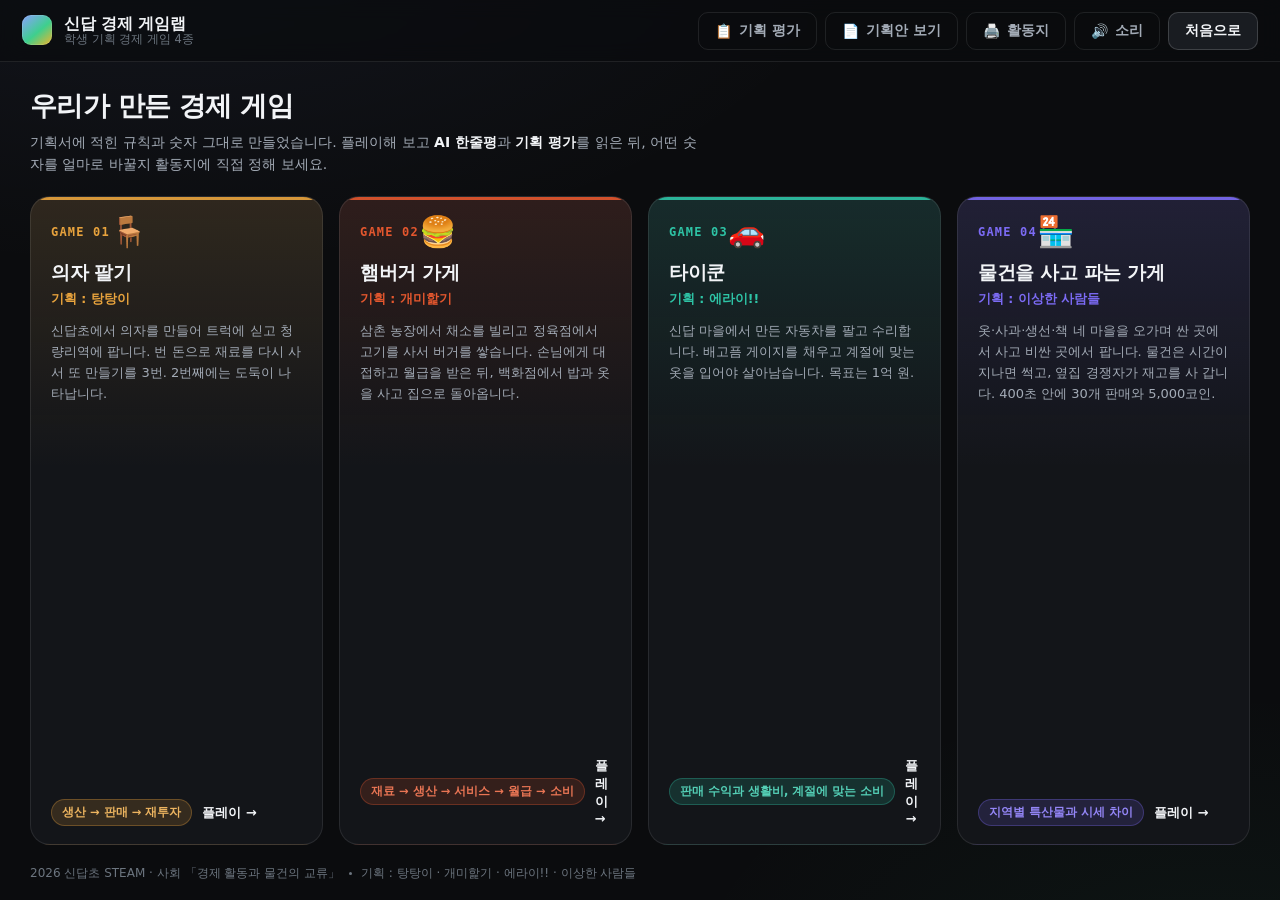
<file: index.html>
<!DOCTYPE html>
<html lang="ko">
<head>
<meta charset="UTF-8">
<meta name="viewport" content="width=device-width, initial-scale=1, viewport-fit=cover">
<title>신답 경제 게임랩 — 학생 기획 경제 게임 4종</title>
<meta name="description" content="초등학생이 직접 기획한 경제 게임 4종을 플레이하고, AI 한줄평을 보며 게임 밸런스를 직접 고쳐보는 STEAM 수업용 웹앱.">
<meta property="og:title" content="신답 경제 게임랩">
<meta property="og:description" content="학생이 기획한 경제 게임 4종 · AI 한줄평 · 기획 평가서">
<meta property="og:type" content="website">
<meta property="og:image" content="og.png">
<link rel="icon" href="favicon.svg" type="image/svg+xml">
<link rel="stylesheet" href="css/style.css">
<link rel="stylesheet" href="css/games.css">
</head>
<body>

<div id="app">

  <!-- ── 상단바 ───────────────────────────────────── -->
  <header class="topbar">
    <button class="brand" id="brand-btn" type="button">
      <span class="brand-mark" aria-hidden="true"></span>
      <span class="brand-text">
        <b>신답 경제 게임랩</b>
        <small>학생 기획 경제 게임 4종</small>
      </span>
    </button>

    <div class="topbar-right">
      <button class="btn ghost" id="btn-review" type="button" hidden>
        <span aria-hidden="true">📋</span> 기획 평가
      </button>
      <button class="btn ghost" id="btn-sheet" type="button" hidden>
        <span aria-hidden="true">📄</span> 기획안 보기
      </button>
      <!-- 조절실(밸런스 슬라이더) 보류 — 초4에게는 만질 숫자가 너무 많음.
           값은 기획 학생이 활동지에서 정하는 흐름으로 대체했습니다.
      <button class="btn ghost" id="btn-tuner" type="button" hidden>
        <span aria-hidden="true">🔧</span> 조절실
      </button>
      -->
      <a class="btn ghost" id="btn-worksheet" href="worksheet.html" target="_blank" rel="noopener">
        <span aria-hidden="true">🖨️</span> 활동지
      </a>
      <button class="btn ghost" id="btn-sound" type="button" aria-pressed="true">
        <span aria-hidden="true">🔊</span> 소리
      </button>
      <button class="btn" id="btn-home" type="button" hidden>처음으로</button>
    </div>
  </header>

  <!-- ── 대시보드 ─────────────────────────────────── -->
  <main id="view-dashboard" class="view">
    <div class="dash-head">
      <h1>우리가 만든 경제 게임</h1>
      <p>기획서에 적힌 규칙과 숫자 그대로 만들었습니다. 플레이해 보고 <b>AI 한줄평</b>과
         <b>기획 평가</b>를 읽은 뒤, 어떤 숫자를 얼마로 바꿀지 활동지에 직접 정해 보세요.</p>
    </div>
    <div class="card-grid" id="card-grid"></div>
    <footer class="dash-foot">
      <span>2026 신답초 STEAM · 사회 「경제 활동과 물건의 교류」</span>
      <span class="dot"></span>
      <span>기획 : 탕탕이 · 개미핥기 · 에라이!! · 이상한 사람들</span>
    </footer>
  </main>

  <!-- ── 게임 화면 ────────────────────────────────── -->
  <section id="view-game" class="view" hidden>
    <div class="game-head">
      <div class="gh-left">
        <span class="gh-num" id="gh-num">01</span>
        <div>
          <h2 id="gh-title">게임 제목</h2>
          <p class="gh-meta">
            <span id="gh-student">기획 : —</span>
            <span class="dot"></span>
            <span id="gh-concept">개념</span>
          </p>
        </div>
      </div>
      <div class="gh-review">
        <span class="gh-review-tag">AI 한줄평</span>
        <p id="gh-review-text">—</p>
      </div>
    </div>

    <div class="game-body">
      <aside class="panel stat-panel" id="stat-panel"></aside>
      <div class="stage-wrap">
        <div class="stage" id="scene"></div>
      </div>
      <aside class="panel ctrl-panel" id="interactive-controls-container"></aside>
    </div>
  </section>

  <!-- ── 결과 오버레이 ────────────────────────────── -->
  <div class="overlay" id="overlay" hidden>
    <div class="overlay-card" role="dialog" aria-modal="true">
      <div class="ov-icon" id="ov-icon">🎉</div>
      <h3 id="ov-title">성공!</h3>
      <p id="ov-desc"></p>
      <div class="ov-actions">
        <button class="btn primary" id="ov-btn" type="button">계속하기</button>
        <button class="btn ghost" id="ov-home" type="button">처음으로</button>
      </div>
    </div>
  </div>

  <!-- ── 기획안 뷰어 ──────────────────────────────── -->
  <div class="modal" id="sheet-modal" hidden>
    <div class="modal-card" role="dialog" aria-modal="true" aria-label="학생 기획안">
      <div class="modal-head">
        <h3 id="sheet-title">학생 기획안</h3>
        <button class="icon-btn" id="sheet-close" type="button" aria-label="닫기">✕</button>
      </div>
      <div class="sheet-scroll" id="sheet-scroll"></div>
    </div>
  </div>

  <!-- ── AI 기획 평가서 ───────────────────────────── -->
  <div class="modal" id="review-modal" hidden>
    <div class="modal-card wide" role="dialog" aria-modal="true" aria-label="AI 기획 평가서">
      <div class="modal-head">
        <h3 id="review-title">AI 기획 평가서</h3>
        <div class="modal-head-actions">
          <a class="btn ghost" id="review-print" href="review.html" target="_blank" rel="noopener">
            <span aria-hidden="true">🖨️</span> 인쇄본
          </a>
          <button class="icon-btn" id="review-close" type="button" aria-label="닫기">✕</button>
        </div>
      </div>
      <div class="rv-scroll" id="review-scroll"></div>
    </div>
  </div>

  <!-- ── 조절실 (밸런스 튜너) — 보류 ───────────────────
       학생이 만든 게임은 기획 학생이 정한 값 하나로만 돌아가야 한다고 판단해서 뺐습니다.
       값은 활동지에서 정하고, js/games/*.js 의 paramSpec 기본값에 반영해 다시 배포합니다.
       되살리려면 아래 주석을 풀고 core.js·boot.js 의 조절실 블록도 함께 푸세요.

  <aside class="drawer" id="tuner" hidden aria-label="조절실">
    <div class="drawer-head">
      <div>
        <h3>🔧 조절실</h3>
        <p>숫자를 바꾸고 <b>적용 후 다시 시작</b>을 누르면 바뀐 규칙으로 플레이됩니다.</p>
      </div>
      <button class="icon-btn" id="tuner-close" type="button" aria-label="닫기">✕</button>
    </div>
    <div class="drawer-body" id="tuner-body"></div>
    <div class="drawer-foot">
      <button class="btn ghost" id="tuner-reset" type="button">기획서 원래 값으로</button>
      <button class="btn primary" id="tuner-apply" type="button">적용 후 다시 시작</button>
    </div>
  </aside>
  <div class="drawer-scrim" id="drawer-scrim" hidden></div>
  ─────────────────────────────────────────────────── -->

</div>

<script src="js/review.js"></script>
<script src="js/core.js"></script>
<script src="js/games/chair.js"></script>
<script src="js/games/burger.js"></script>
<script src="js/games/tycoon.js"></script>
<script src="js/games/market.js"></script>
<script src="js/boot.js"></script>
</body>
</html>
</file>
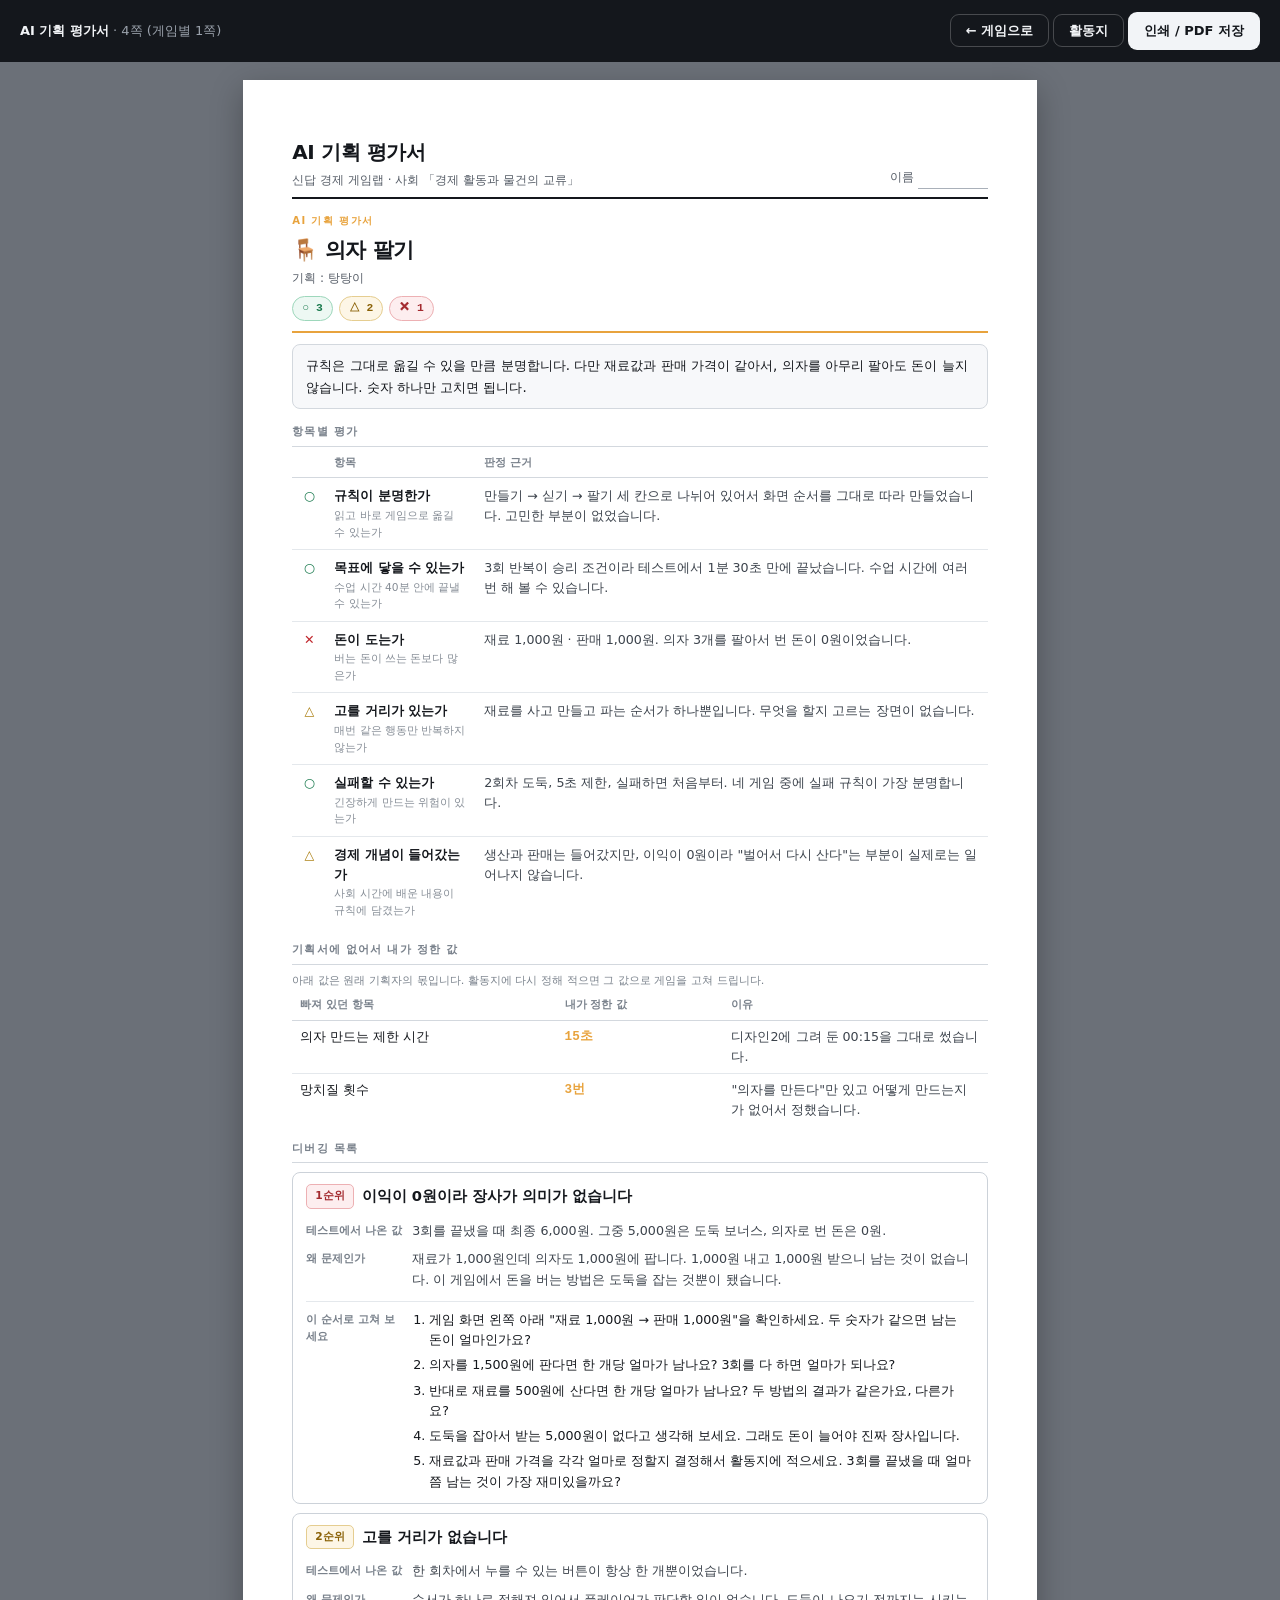
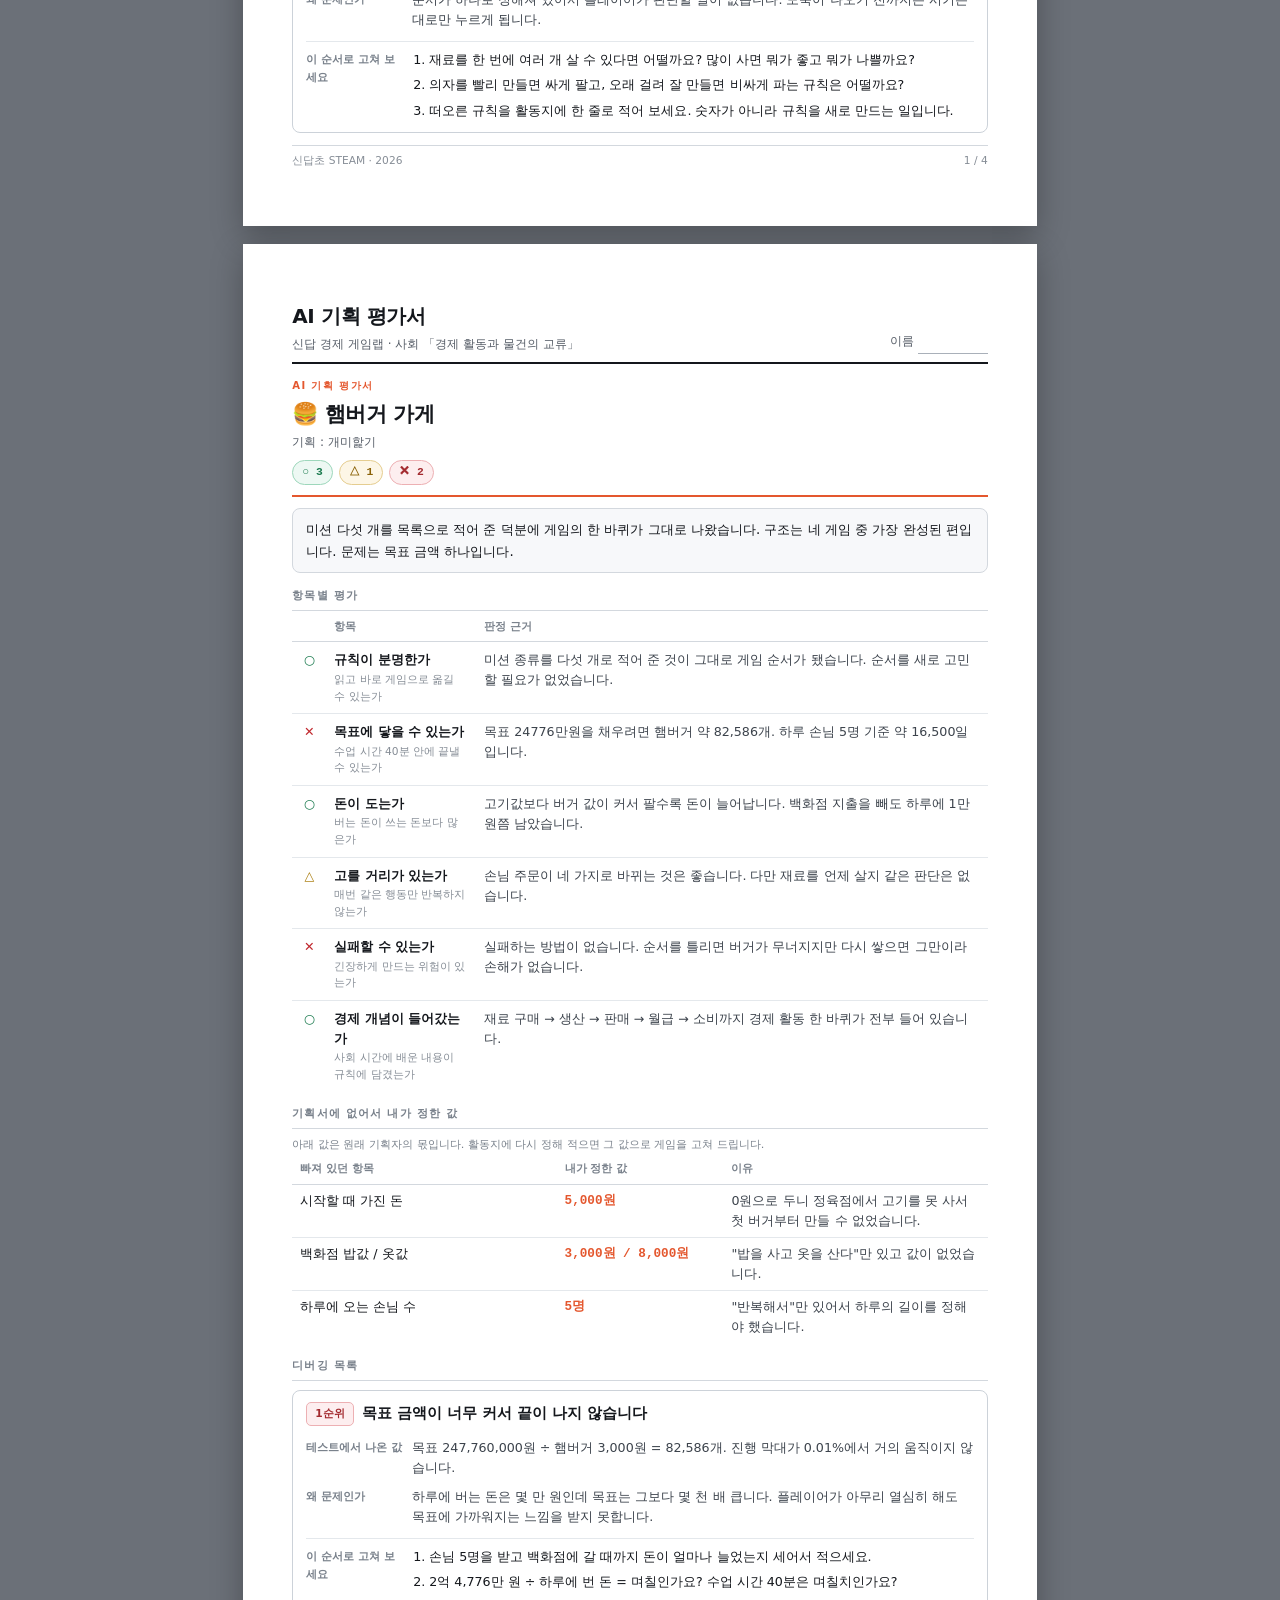
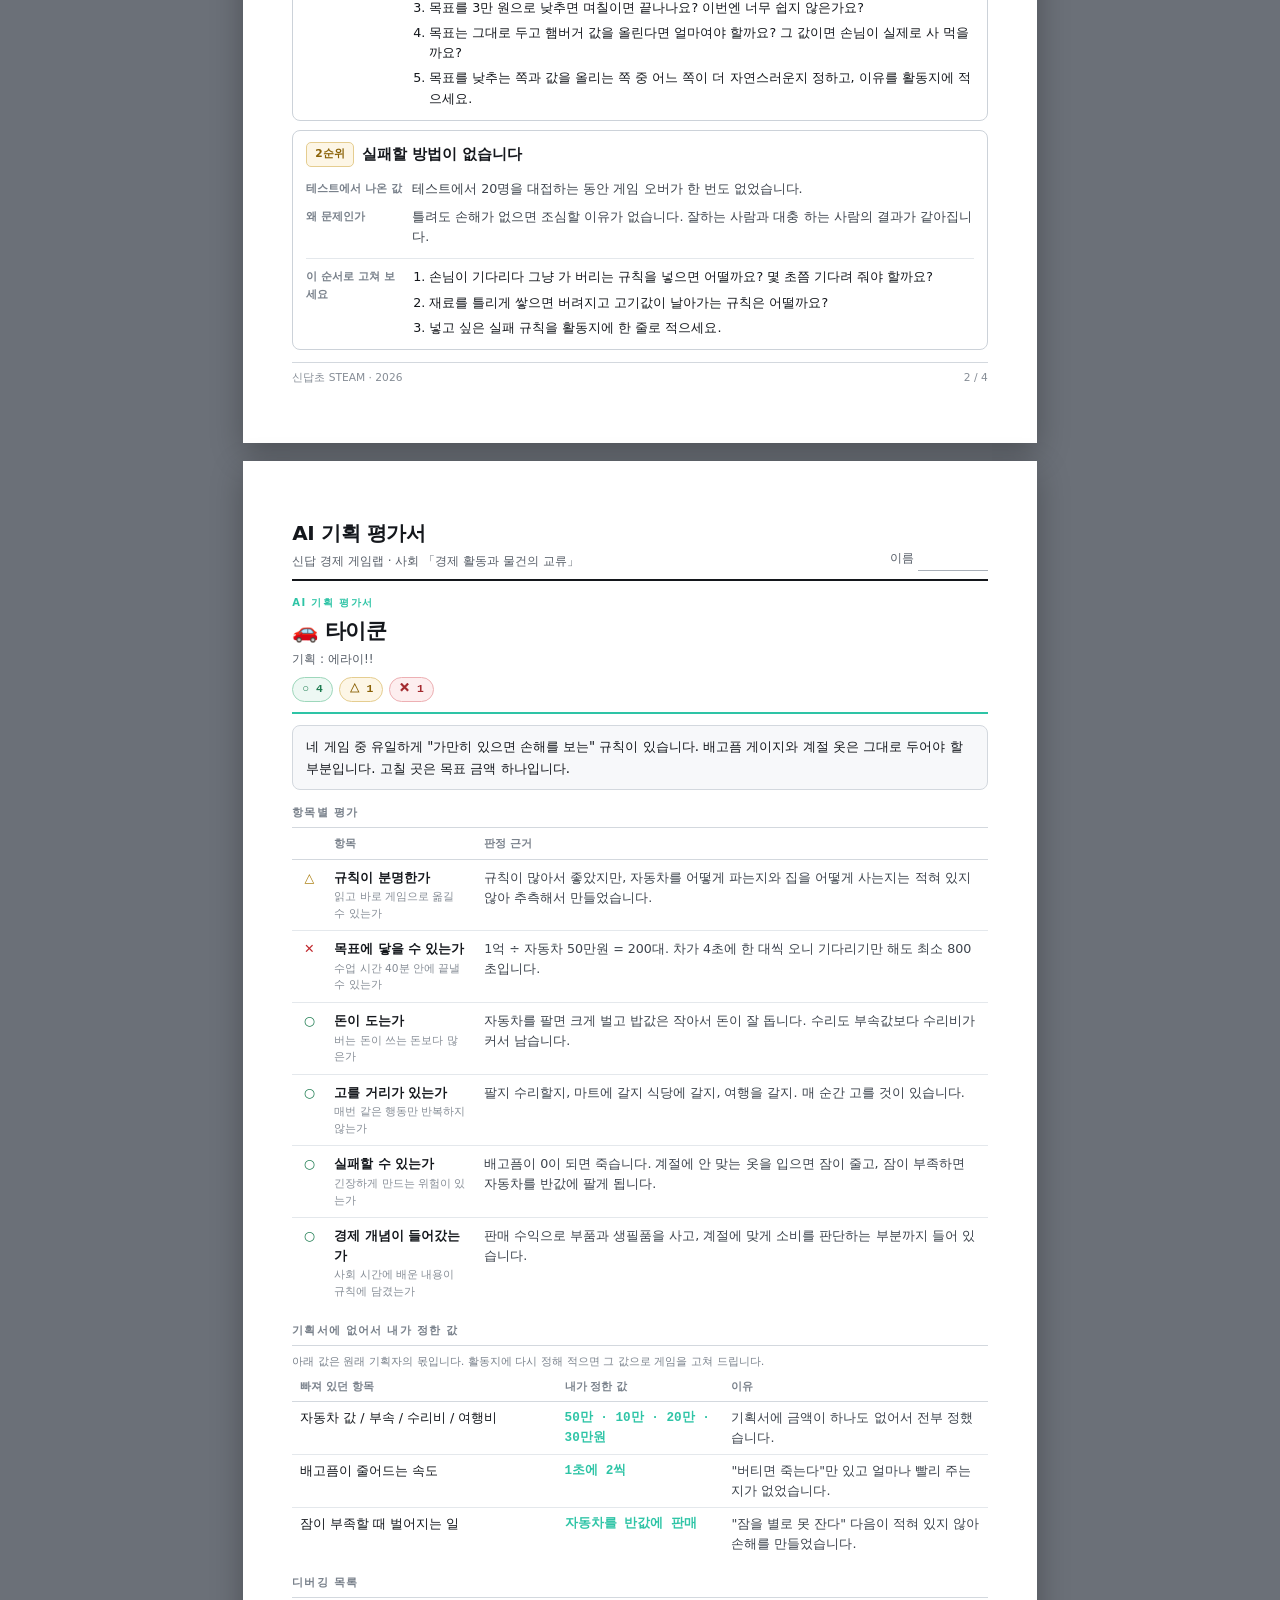
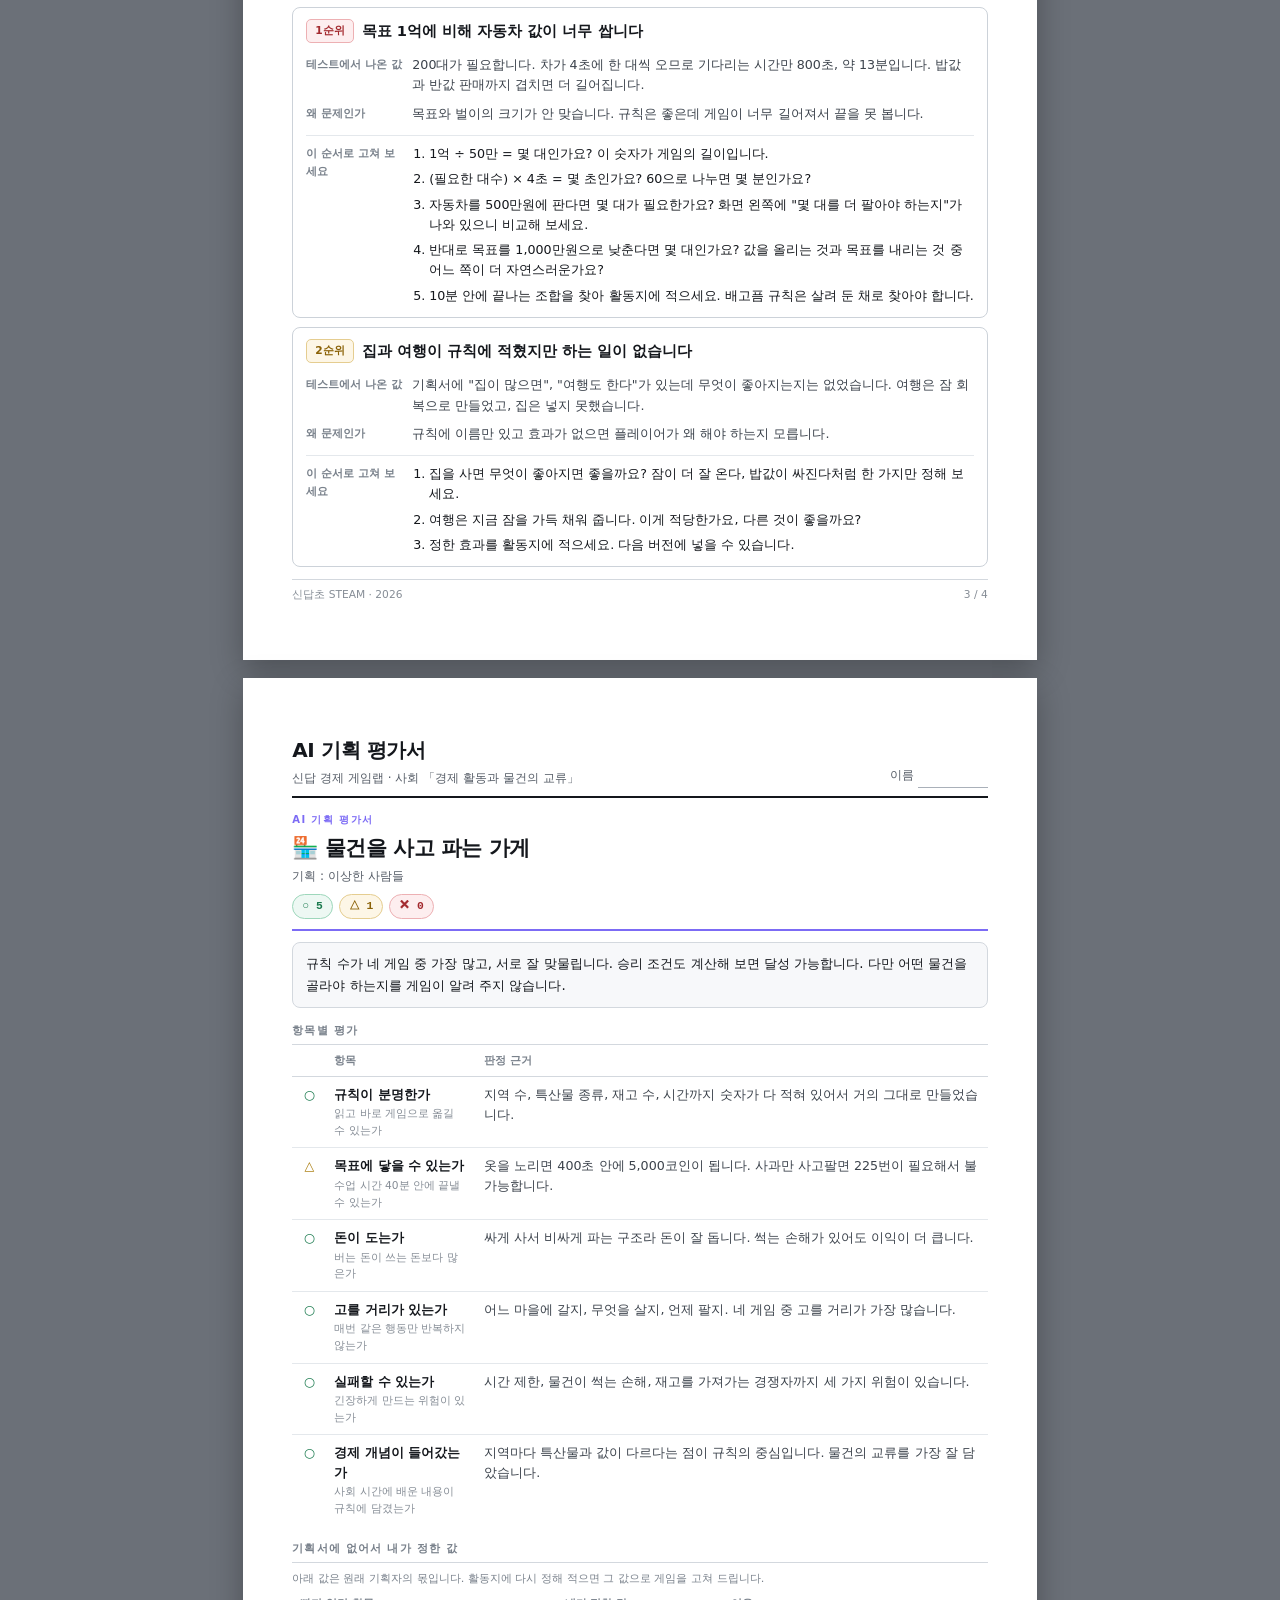
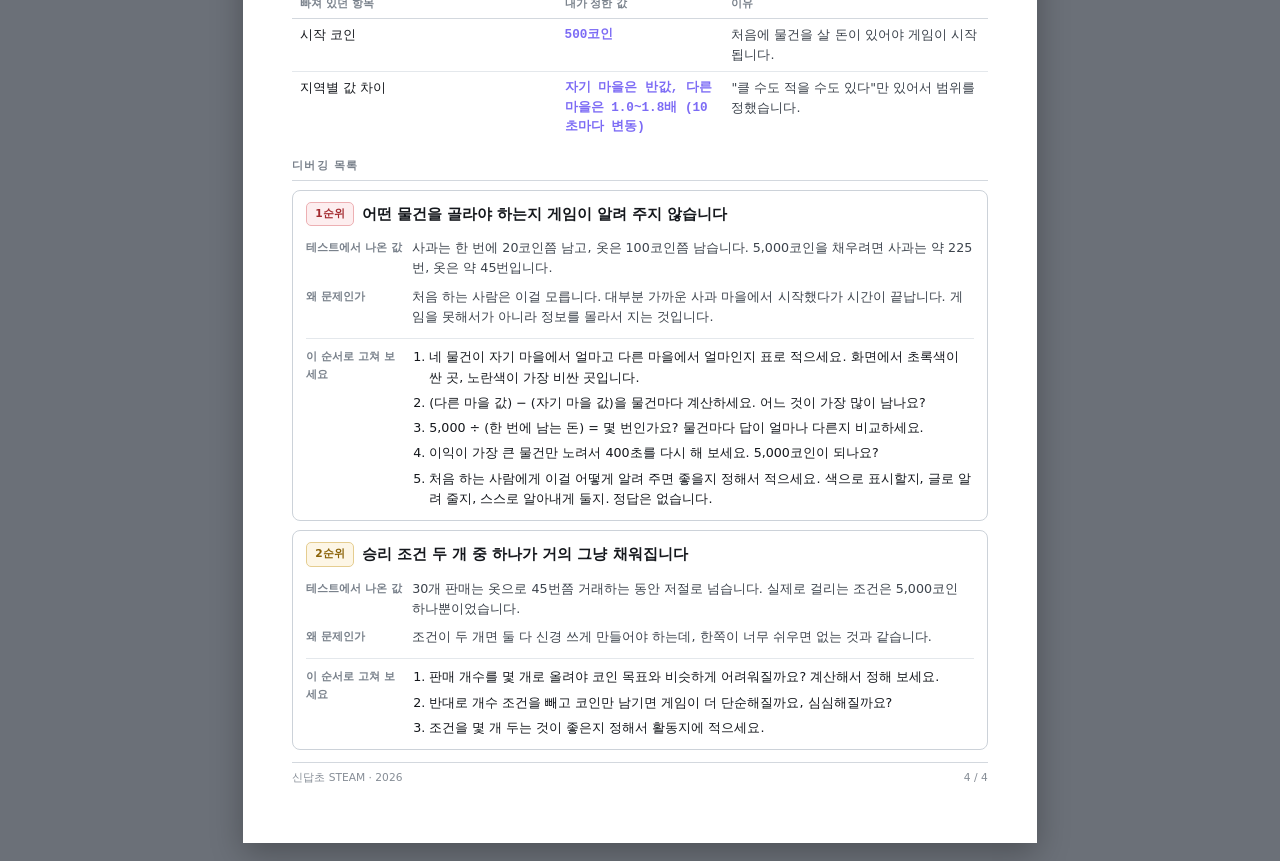
<file: review.html>
<!DOCTYPE html>
<html lang="ko">
<head>
<meta charset="UTF-8">
<meta name="viewport" content="width=device-width, initial-scale=1">
<title>AI 기획 평가서 — 신답 경제 게임랩</title>
<link rel="icon" href="favicon.svg" type="image/svg+xml">
<style>
  @page { size: A4 portrait; margin: 13mm 12mm; }

  *, *::before, *::after { box-sizing: border-box; }
  html, body { margin: 0; padding: 0; }
  body {
    background: #6b7078; color: #14171c;
    font-family: "Pretendard Variable", Pretendard, -apple-system, "Malgun Gothic",
                 "Apple SD Gothic Neo", system-ui, sans-serif;
    font-size: 10.5pt; line-height: 1.55;
    -webkit-print-color-adjust: exact; print-color-adjust: exact;
  }
  h1, h2, h3, p, ol, ul { margin: 0; }

  .bar {
    position: sticky; top: 0; z-index: 10;
    display: flex; align-items: center; justify-content: space-between; gap: 12px;
    padding: 12px 20px; background: #14171c; color: #f2f4f7; font-size: 13px;
  }
  .bar a, .bar button {
    font: inherit; font-weight: 600; padding: 8px 15px; border-radius: 9px;
    border: 1px solid rgba(255,255,255,.22); background: transparent; color: #f2f4f7;
    cursor: pointer; text-decoration: none;
  }
  .bar button.p { background: #f2f4f7; color: #14171c; border-color: transparent; }
  .bar .t { font-weight: 700; }
  .bar .d { color: #9aa1ab; font-weight: 400; }

  .sheet {
    width: 210mm; min-height: 297mm; margin: 18px auto; padding: 15mm 13mm;
    background: #fff; box-shadow: 0 10px 30px rgba(0,0,0,.28);
  }

  .doc-head { display: flex; align-items: flex-end; justify-content: space-between;
              gap: 14px; padding-bottom: 8px; border-bottom: 2.5px solid #14171c; }
  .doc-head h1 { font-size: 15pt; font-weight: 800; letter-spacing: -.02em; }
  .doc-head .sub { margin-top: 3px; font-size: 9pt; color: #565d67; }
  .doc-head .id { font-size: 9pt; color: #565d67; white-space: nowrap; }
  .doc-head .id span { border-bottom: 1px solid #a9b0b9; padding: 0 6px 2px;
                       min-width: 70px; display: inline-block; }

  .rv-head { margin-top: 14px; padding-bottom: 10px; border-bottom: 2px solid var(--c); }
  .rv-kicker { font-size: 7.5pt; font-weight: 800; letter-spacing: .14em; color: var(--c); }
  .rv-head h2 { margin-top: 4px; font-size: 16pt; font-weight: 800; letter-spacing: -.025em; }
  .rv-emoji { margin-right: 6px; }
  .rv-who { margin-top: 3px; font-size: 9pt; color: #565d67; }
  .rv-score { margin-top: 8px; display: flex; gap: 6px; }
  .rv-pill { font-size: 8.5pt; font-weight: 700; padding: 3px 9px; border-radius: 999px;
             border: 1px solid #ccd2d9; font-family: Consolas, monospace; }
  .rv-pill.good { color: #1a7a4e; border-color: #9dd7bb; background: #edf8f3; }
  .rv-pill.warn { color: #8a6106; border-color: #e5cd90; background: #fdf6e6; }
  .rv-pill.bad  { color: #a32a2f; border-color: #edb0b3; background: #fdeeef; }

  .rv-summary { margin-top: 11px; padding: 10px 13px; border: 1px solid #d3d8de;
                border-radius: 8px; background: #f7f8fa; font-size: 10pt; line-height: 1.62; }

  .rv-sec { margin-top: 14px; }
  .rv-sec h3 { font-size: 8.5pt; font-weight: 800; letter-spacing: .1em; color: #7a828c;
               padding-bottom: 5px; border-bottom: 1px solid #d3d8de; }
  .rv-lead { margin-top: 7px; font-size: 8.5pt; color: #7a828c; }

  .rv-table { width: 100%; border-collapse: collapse; margin-top: 8px; }
  .rv-table th { font-size: 8pt; font-weight: 700; color: #7a828c; text-align: left;
                 padding: 0 8px 6px; border-bottom: 1px solid #d3d8de; }
  .rv-table td { padding: 8px; border-bottom: 1px solid #e4e8ec; vertical-align: top; font-size: 9.5pt; }
  .rv-table.tight td { padding: 6px 8px; }
  .rv-table tr:last-child td { border-bottom: 0; }
  .rv-mark { font-size: 13pt; font-weight: 800; text-align: center; }
  .rv-mark.good { color: #1a7a4e; }
  .rv-mark.warn { color: #a97c0b; }
  .rv-mark.bad  { color: #c0272d; }
  .rv-name { font-weight: 700; }
  .rv-name span { display: block; margin-top: 2px; font-size: 8pt; font-weight: 500; color: #868d96; }
  .rv-note { color: #3c434c; line-height: 1.58; }
  .rv-mono { font-family: Consolas, monospace; font-size: 9pt; font-weight: 700; color: var(--c); }

  .rv-bug { margin-top: 9px; padding: 11px 13px; border: 1px solid #ccd2d9; border-radius: 8px;
            page-break-inside: avoid; }
  .rv-bug-head { display: flex; align-items: center; gap: 8px; margin-bottom: 8px; }
  .rv-bug-head b { font-size: 11pt; font-weight: 750; }
  .rv-lv { font-size: 8pt; font-weight: 800; padding: 3px 8px; border-radius: 5px;
           background: #fdeeef; color: #a32a2f; border: 1px solid #edb0b3; }
  .rv-lv.lv2 { background: #fdf6e6; color: #8a6106; border-color: #e5cd90; }
  .rv-row { display: flex; gap: 10px; padding: 4px 0; }
  .rv-k { flex: 0 0 96px; font-size: 8.5pt; font-weight: 700; color: #7a828c; padding-top: 1px; }
  .rv-v { flex: 1; font-size: 9.5pt; line-height: 1.6; color: #3c434c; }
  .rv-fix { display: flex; gap: 10px; margin-top: 7px; padding-top: 8px; border-top: 1px solid #e4e8ec; }
  .rv-fix ol { padding-left: 17px; flex: 1; }
  .rv-fix li { font-size: 9.5pt; line-height: 1.6; margin-bottom: 5px; }
  .rv-fix li:last-child { margin-bottom: 0; }

  .foot { margin-top: 12px; padding-top: 7px; border-top: 1px solid #d3d8de;
          font-size: 8pt; color: #868d96; display: flex; justify-content: space-between; }

  @media print {
    body { background: #fff; }
    .bar { display: none; }
    .sheet { width: auto; min-height: 0; margin: 0; padding: 0; box-shadow: none;
             page-break-after: always; }
    .sheet:last-child { page-break-after: auto; }
  }
</style>
</head>
<body>

<div class="bar">
  <span><span class="t">AI 기획 평가서</span> <span class="d">· 4쪽 (게임별 1쪽)</span></span>
  <span>
    <a href="index.html">← 게임으로</a>
    <a href="worksheet.html">활동지</a>
    <button class="p" type="button" onclick="window.print()">인쇄 / PDF 저장</button>
  </span>
</div>

<div id="reviews"></div>

<script src="js/review.js"></script>
<script>
document.getElementById('reviews').innerHTML = [1, 2, 3, 4].map((id) => `
<section class="sheet">
  <div class="doc-head">
    <div>
      <h1>AI 기획 평가서</h1>
      <div class="sub">신답 경제 게임랩 · 사회 「경제 활동과 물건의 교류」</div>
    </div>
    <div class="id">이름 <span>&nbsp;</span></div>
  </div>
  ${reviewHTML(id)}
  <div class="foot"><span>신답초 STEAM · 2026</span><span>${id} / 4</span></div>
</section>`).join('');
</script>

</body>
</html>
</file>
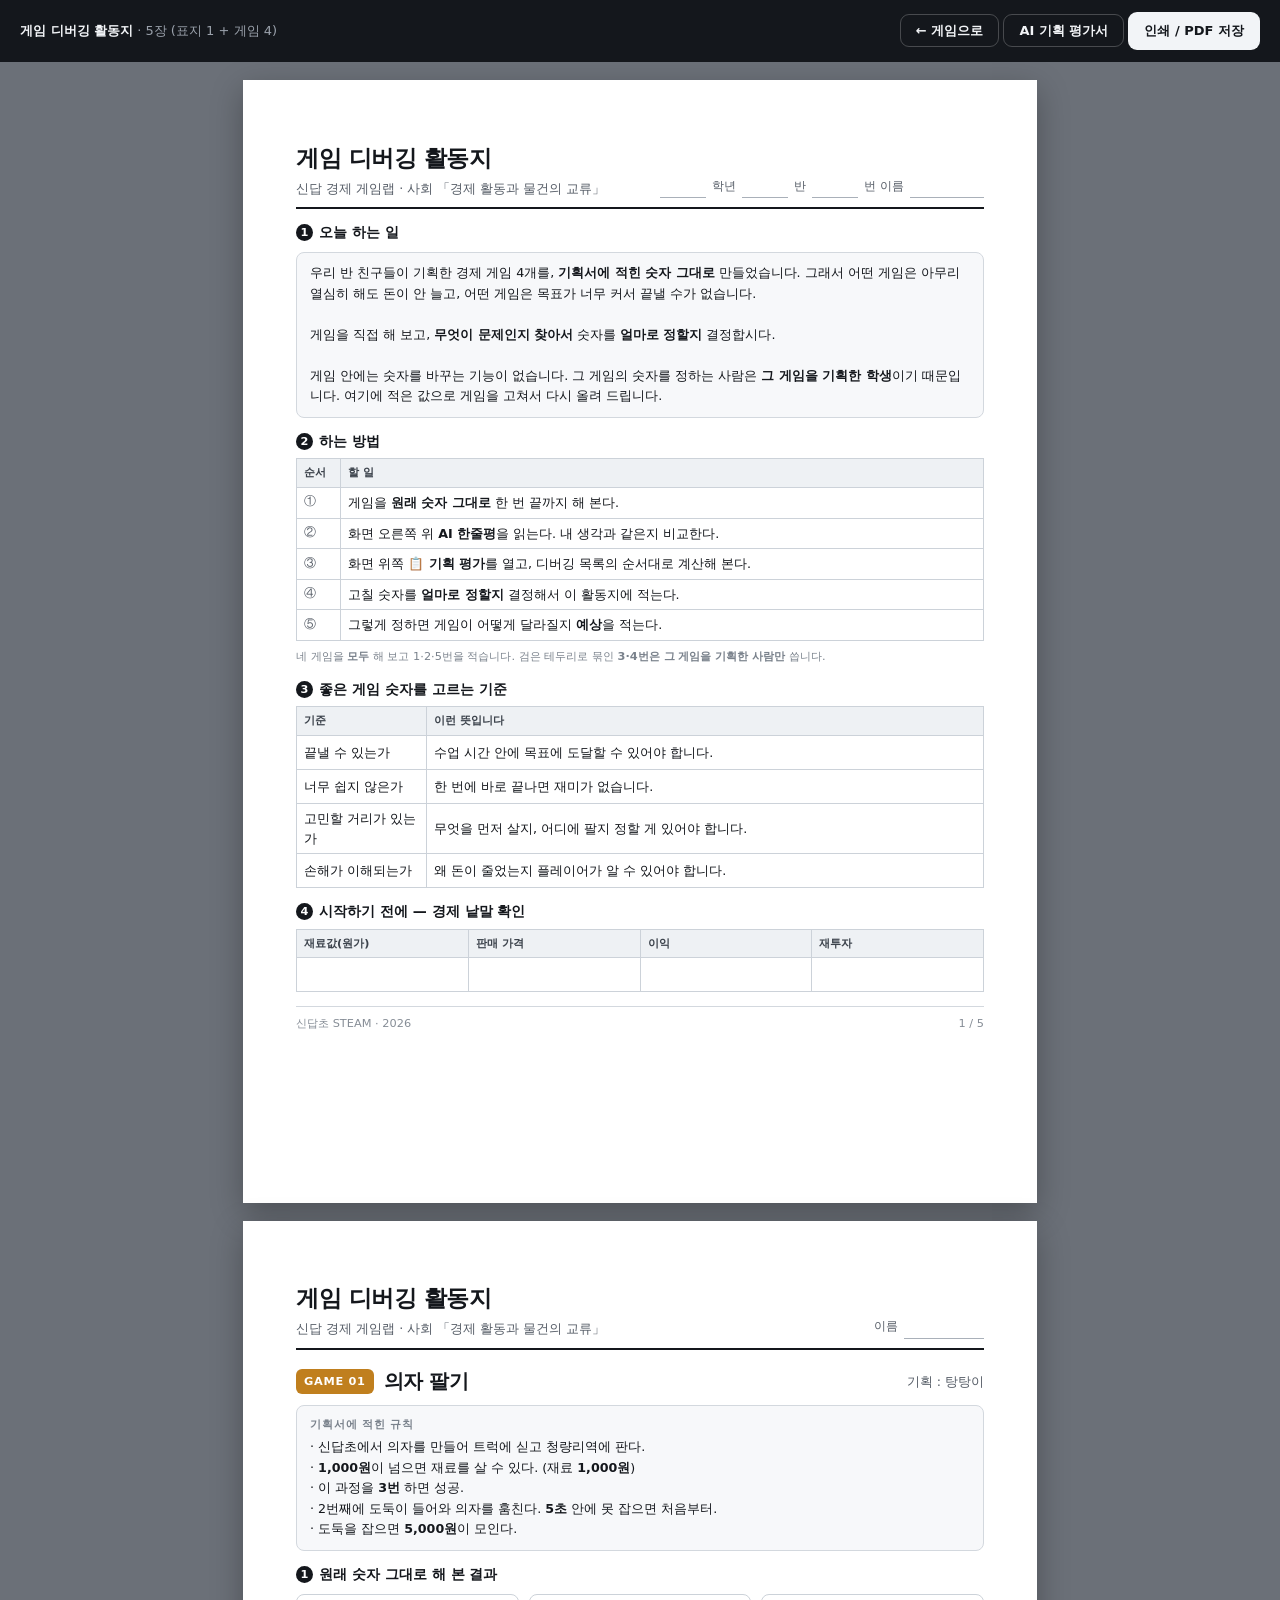
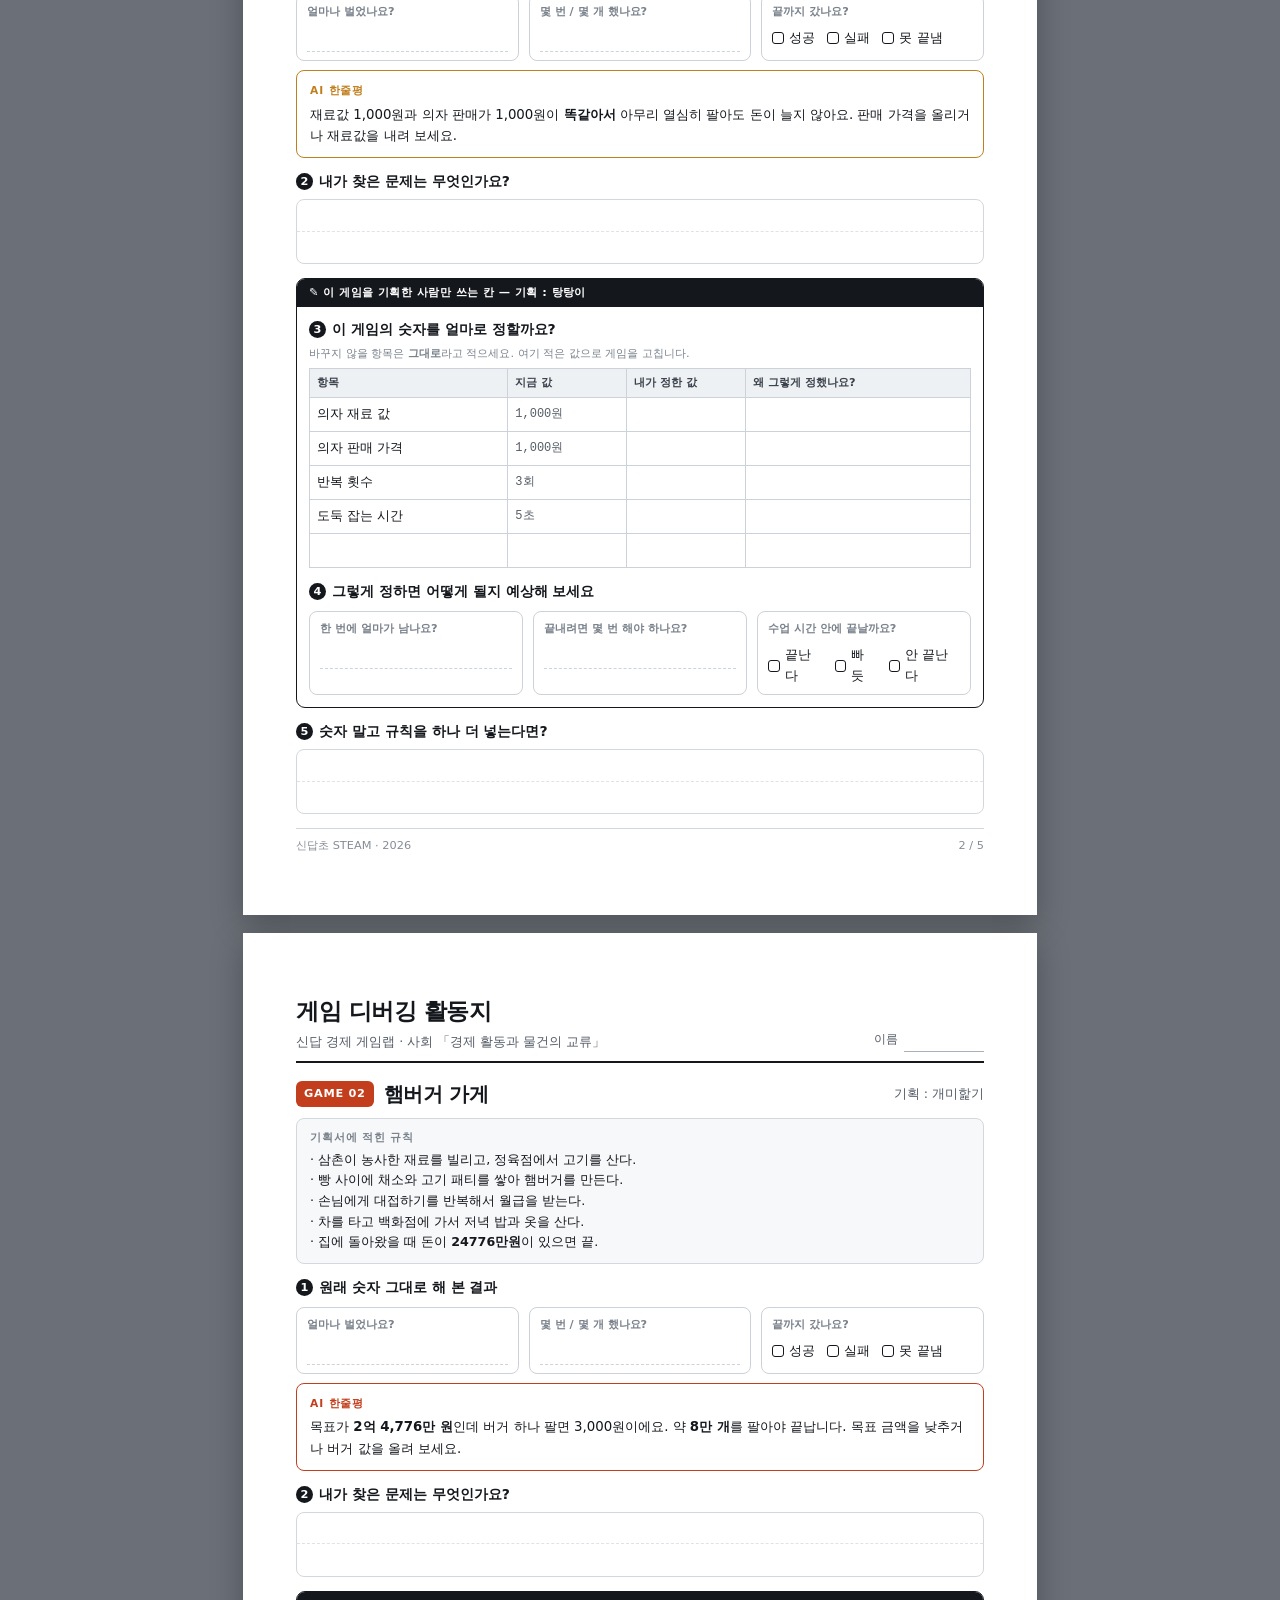
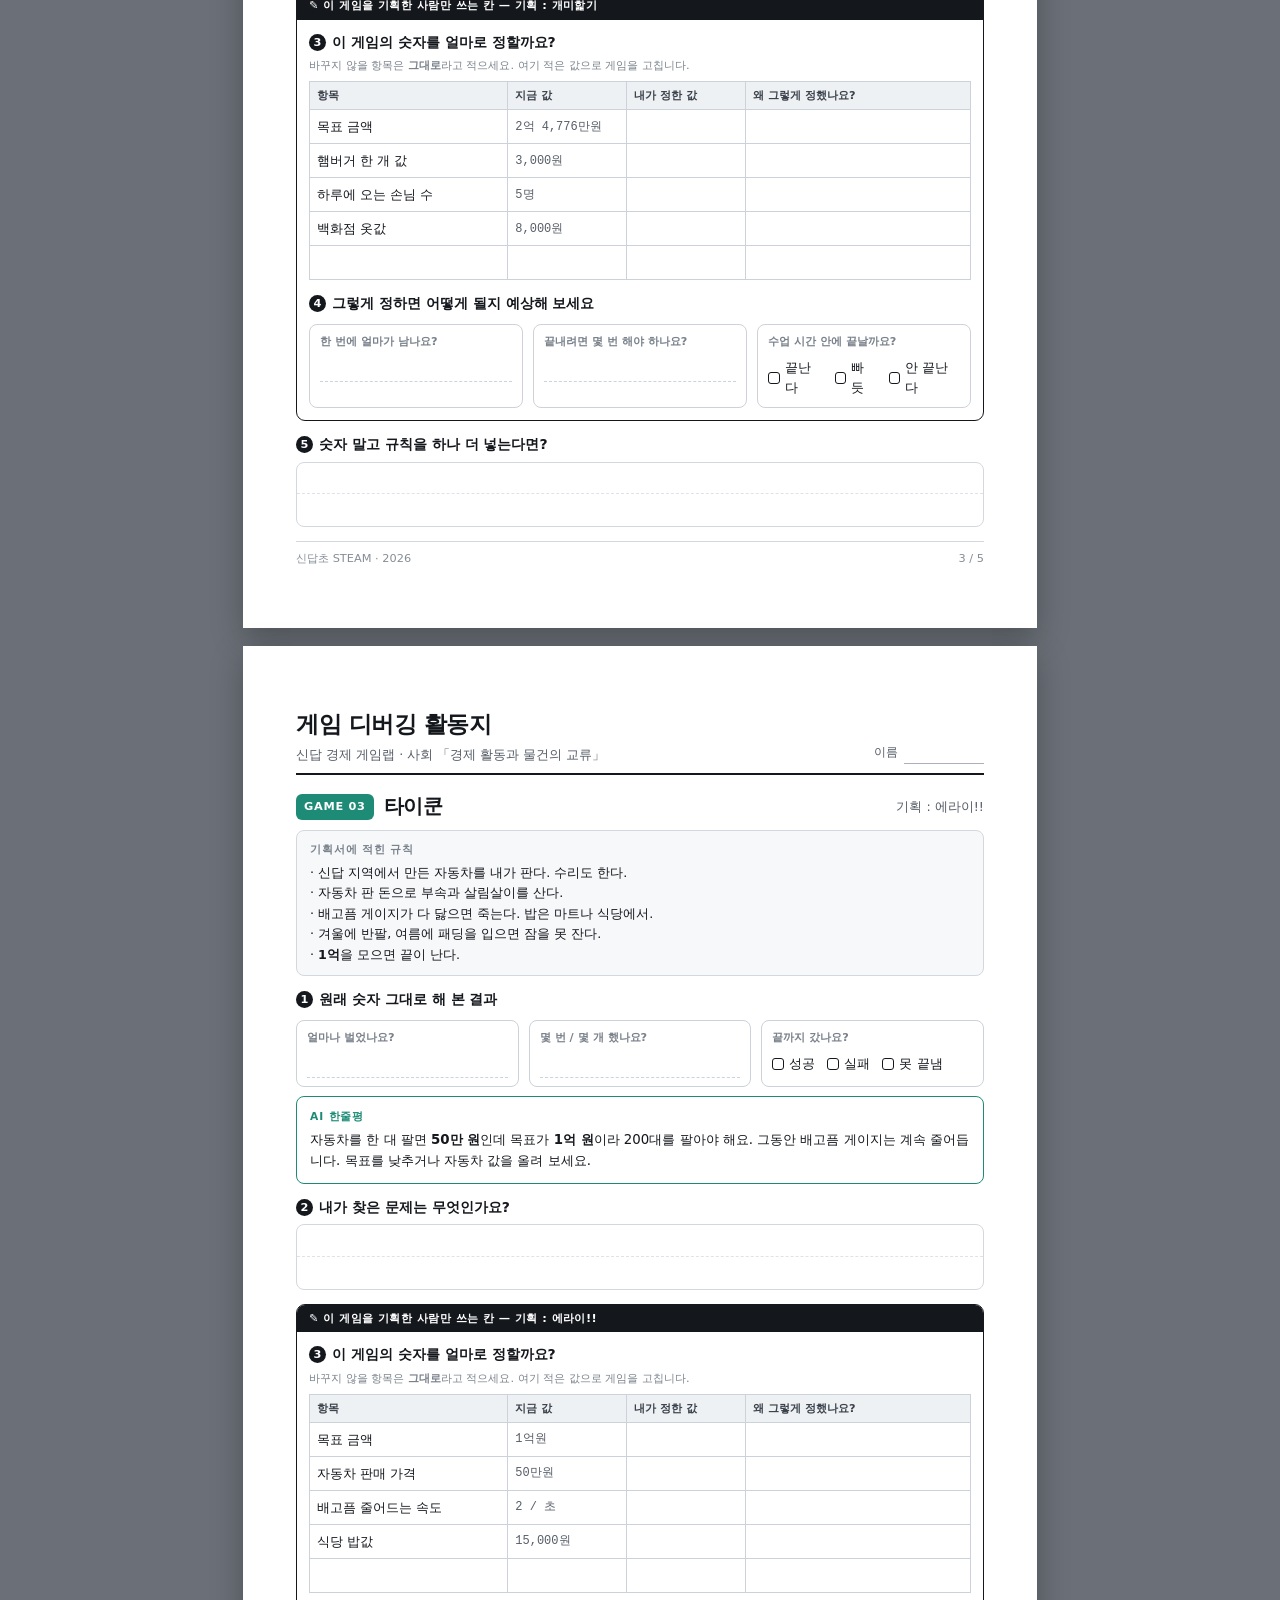
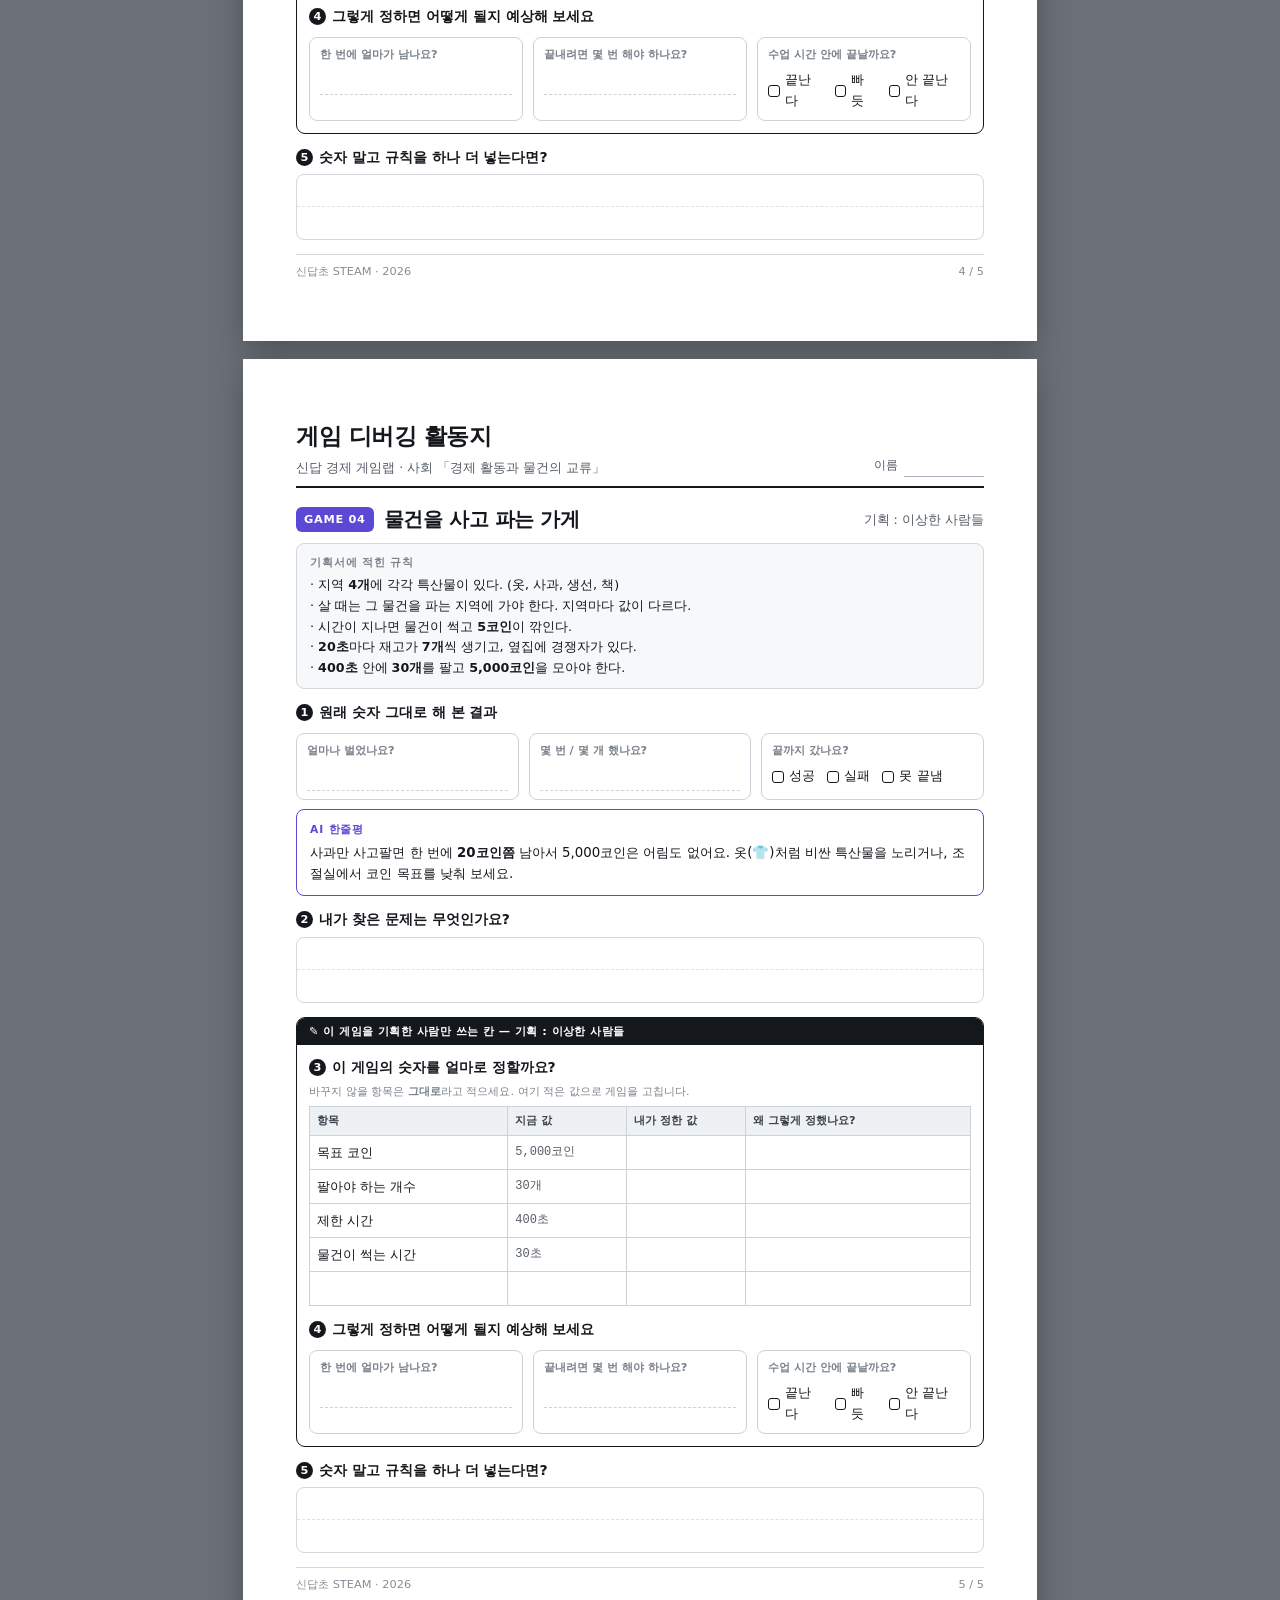
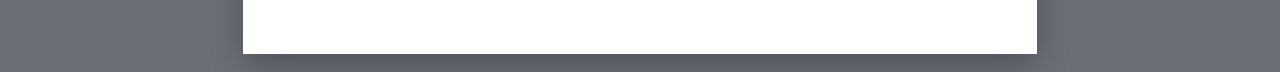
<file: worksheet.html>
<!DOCTYPE html>
<html lang="ko">
<head>
<meta charset="UTF-8">
<meta name="viewport" content="width=device-width, initial-scale=1">
<title>게임 디버깅 활동지 — 신답 경제 게임랩</title>
<link rel="icon" href="favicon.svg" type="image/svg+xml">
<style>
  @page { size: A4 portrait; margin: 14mm 13mm; }

  *, *::before, *::after { box-sizing: border-box; }
  html, body { margin: 0; padding: 0; }
  body {
    background: #6b7078;
    color: #14171c;
    font-family: "Pretendard Variable", Pretendard, -apple-system, "Malgun Gothic",
                 "Apple SD Gothic Neo", system-ui, sans-serif;
    font-size: 11pt;
    line-height: 1.55;
    -webkit-print-color-adjust: exact;
    print-color-adjust: exact;
  }
  h1, h2, h3, h4, p { margin: 0; }

  /* 화면에서만 보이는 도구 막대 */
  .bar {
    position: sticky; top: 0; z-index: 10;
    display: flex; align-items: center; justify-content: space-between; gap: 12px;
    padding: 12px 20px;
    background: #14171c; color: #f2f4f7;
    font-size: 13px;
  }
  .bar a, .bar button {
    font: inherit; font-weight: 600;
    padding: 8px 15px; border-radius: 9px;
    border: 1px solid rgba(255,255,255,.22);
    background: transparent; color: #f2f4f7;
    cursor: pointer; text-decoration: none;
  }
  .bar button.p { background: #f2f4f7; color: #14171c; border-color: transparent; }
  .bar .t { font-weight: 700; }
  .bar .d { color: #9aa1ab; font-weight: 400; }

  .sheet {
    width: 210mm; min-height: 297mm;
    margin: 18px auto; padding: 16mm 14mm;
    background: #fff;
    box-shadow: 0 10px 30px rgba(0,0,0,.28);
  }

  /* ── 머리말 ── */
  .head { display: flex; align-items: flex-end; justify-content: space-between;
          gap: 14px; padding-bottom: 9px; border-bottom: 2.5px solid #14171c; }
  .head h1 { font-size: 17pt; font-weight: 800; letter-spacing: -.02em; }
  .head .sub { margin-top: 3px; font-size: 9.5pt; color: #565d67; }
  .idbox { display: flex; gap: 6px; font-size: 9pt; color: #565d67; white-space: nowrap; }
  .idbox span { border-bottom: 1px solid #a9b0b9; padding: 0 6px 2px; min-width: 46px; display: inline-block; }

  /* ── 게임 카드 ── */
  .gtitle { display: flex; align-items: center; gap: 10px; margin: 16px 0 4px; }
  .gnum {
    font-size: 8.5pt; font-weight: 800; letter-spacing: .06em;
    padding: 4px 8px; border-radius: 6px; color: #fff;
  }
  .gtitle h2 { font-size: 15pt; font-weight: 800; letter-spacing: -.02em; }
  .gtitle .who { margin-left: auto; font-size: 9.5pt; color: #565d67; }

  .rule {
    margin-top: 8px; padding: 10px 13px;
    border: 1px solid #d3d8de; border-radius: 8px; background: #f7f8fa;
    font-size: 9.5pt; line-height: 1.62;
  }
  .rule b { font-weight: 700; }
  .rule .rt { display: block; font-size: 8pt; font-weight: 800; letter-spacing: .08em;
              color: #7a828c; margin-bottom: 4px; }

  .ai {
    margin-top: 9px; padding: 11px 13px;
    border: 1.5px solid #14171c; border-radius: 8px;
    font-size: 10pt; line-height: 1.6;
  }
  .ai .at { display: block; font-size: 8pt; font-weight: 800; letter-spacing: .08em;
            margin-bottom: 4px; }

  .q { margin-top: 13px; }
  .q h3 { font-size: 10.5pt; font-weight: 750; margin-bottom: 6px; }
  .q .note { margin: -2px 0 6px; font-size: 8.5pt; color: #7a828c; }

  /* 기획자 전용 구역 — 흑백 인쇄에서도 확실히 구분되게 검은 띠 */
  .owner { margin-top: 14px; border: 1.5px solid #14171c; border-radius: 9px;
           overflow: hidden; page-break-inside: avoid; }
  .owner-head { background: #14171c; color: #fff; padding: 5px 12px;
                font-size: 8.5pt; font-weight: 800; letter-spacing: .04em; }
  .owner-body { padding: 4px 12px 12px; }
  .owner-body .q:first-child { margin-top: 8px; }
  .q h3 .n { display: inline-block; width: 17px; height: 17px; border-radius: 50%;
             background: #14171c; color: #fff; font-size: 8.5pt; text-align: center;
             line-height: 17px; margin-right: 6px; vertical-align: 1px; }

  .lines { border: 1px solid #d3d8de; border-radius: 8px; }
  .lines div { height: 8.4mm; border-bottom: 1px dashed #dfe3e8; }
  .lines div:last-child { border-bottom: 0; }

  table { width: 100%; border-collapse: collapse; font-size: 9.5pt; }
  th, td { border: 1px solid #ccd2d9; padding: 5px 7px; text-align: left; vertical-align: middle; }
  th { background: #eef1f4; font-weight: 700; font-size: 8.5pt; color: #3c434c; }
  td.blank { height: 9mm; }
  td.mono { font-family: "SF Mono", Consolas, monospace; font-size: 9pt; color: #565d67; }

  .result { display: flex; gap: 10px; margin-top: 9px; font-size: 9.5pt; }
  .result .cell { flex: 1; border: 1px solid #ccd2d9; border-radius: 8px; padding: 8px 10px; }
  .result .cell b { display: block; font-size: 8.5pt; color: #7a828c; font-weight: 700; margin-bottom: 5px; }
  .result .cell .fill { height: 7mm; border-bottom: 1px dashed #cdd3da; }
  .pick { display: flex; gap: 12px; font-size: 10pt; padding-top: 2px; }
  .pick label { display: inline-flex; align-items: center; gap: 5px; }
  .pick i { width: 12px; height: 12px; border: 1.4px solid #14171c; border-radius: 3px; display: inline-block; }

  .foot { margin-top: 14px; padding-top: 8px; border-top: 1px solid #d3d8de;
          font-size: 8.5pt; color: #868d96; display: flex; justify-content: space-between; }

  @media print {
    body { background: #fff; }
    .bar { display: none; }
    .sheet { width: auto; min-height: 0; margin: 0; padding: 0; box-shadow: none;
             page-break-after: always; }
    .sheet:last-child { page-break-after: auto; }
  }
</style>
</head>
<body>

<div class="bar">
  <span><span class="t">게임 디버깅 활동지</span> <span class="d">· 5장 (표지 1 + 게임 4)</span></span>
  <span>
    <a href="index.html">← 게임으로</a>
    <a href="review.html">AI 기획 평가서</a>
    <button class="p" type="button" onclick="window.print()">인쇄 / PDF 저장</button>
  </span>
</div>

<!-- ══ 1쪽 · 안내 ══════════════════════════════════ -->
<section class="sheet">
  <div class="head">
    <div>
      <h1>게임 디버깅 활동지</h1>
      <div class="sub">신답 경제 게임랩 · 사회 「경제 활동과 물건의 교류」</div>
    </div>
    <div class="idbox">
      <span>&nbsp;</span>학년<span>&nbsp;</span>반<span>&nbsp;</span>번
      이름<span style="min-width:74px">&nbsp;</span>
    </div>
  </div>

  <div class="q">
    <h3><span class="n">1</span>오늘 하는 일</h3>
    <div class="rule">
      우리 반 친구들이 기획한 경제 게임 4개를, <b>기획서에 적힌 숫자 그대로</b> 만들었습니다.
      그래서 어떤 게임은 아무리 열심히 해도 돈이 안 늘고, 어떤 게임은 목표가 너무 커서 끝낼 수가 없습니다.
      <br><br>
      게임을 직접 해 보고, <b>무엇이 문제인지 찾아서</b> 숫자를 <b>얼마로 정할지</b> 결정합시다.
      <br><br>
      게임 안에는 숫자를 바꾸는 기능이 없습니다. 그 게임의 숫자를 정하는 사람은
      <b>그 게임을 기획한 학생</b>이기 때문입니다. 여기에 적은 값으로 게임을 고쳐서 다시 올려 드립니다.
    </div>
  </div>

  <div class="q">
    <h3><span class="n">2</span>하는 방법</h3>
    <table>
      <tr><th style="width:44px">순서</th><th>할 일</th></tr>
      <tr><td class="mono">①</td><td>게임을 <b>원래 숫자 그대로</b> 한 번 끝까지 해 본다.</td></tr>
      <tr><td class="mono">②</td><td>화면 오른쪽 위 <b>AI 한줄평</b>을 읽는다. 내 생각과 같은지 비교한다.</td></tr>
      <tr><td class="mono">③</td><td>화면 위쪽 <b>📋 기획 평가</b>를 열고, 디버깅 목록의 순서대로 계산해 본다.</td></tr>
      <tr><td class="mono">④</td><td>고칠 숫자를 <b>얼마로 정할지</b> 결정해서 이 활동지에 적는다.</td></tr>
      <tr><td class="mono">⑤</td><td>그렇게 정하면 게임이 어떻게 달라질지 <b>예상</b>을 적는다.</td></tr>
    </table>
    <p class="note" style="margin-top:7px">
      네 게임을 <b>모두</b> 해 보고 1·2·5번을 적습니다.
      검은 테두리로 묶인 <b>3·4번은 그 게임을 기획한 사람만</b> 씁니다.
    </p>
  </div>

  <div class="q">
    <h3><span class="n">3</span>좋은 게임 숫자를 고르는 기준</h3>
    <table>
      <tr><th style="width:130px">기준</th><th>이런 뜻입니다</th></tr>
      <tr><td>끝낼 수 있는가</td><td class="blank">수업 시간 안에 목표에 도달할 수 있어야 합니다.</td></tr>
      <tr><td>너무 쉽지 않은가</td><td class="blank">한 번에 바로 끝나면 재미가 없습니다.</td></tr>
      <tr><td>고민할 거리가 있는가</td><td class="blank">무엇을 먼저 살지, 어디에 팔지 정할 게 있어야 합니다.</td></tr>
      <tr><td>손해가 이해되는가</td><td class="blank">왜 돈이 줄었는지 플레이어가 알 수 있어야 합니다.</td></tr>
    </table>
  </div>

  <div class="q">
    <h3><span class="n">4</span>시작하기 전에 — 경제 낱말 확인</h3>
    <table>
      <tr>
        <th style="width:25%">재료값(원가)</th><th style="width:25%">판매 가격</th>
        <th style="width:25%">이익</th><th>재투자</th>
      </tr>
      <tr>
        <td class="blank"></td><td class="blank"></td><td class="blank"></td><td class="blank"></td>
      </tr>
    </table>
  </div>

  <div class="foot"><span>신답초 STEAM · 2026</span><span>1 / 5</span></div>
</section>

<!-- ══ 게임 4쪽 (스크립트로 생성) ═══════════════════ -->
<div id="gamesheets"></div>

<script>
const GAMES = [
  {
    n: 1, color: '#c07f1e', title: '의자 팔기', who: '탕탕이',
    rules: [
      '신답초에서 의자를 만들어 트럭에 싣고 청량리역에 판다.',
      '<b>1,000원</b>이 넘으면 재료를 살 수 있다. (재료 <b>1,000원</b>)',
      '이 과정을 <b>3번</b> 하면 성공.',
      '2번째에 도둑이 들어와 의자를 훔친다. <b>5초</b> 안에 못 잡으면 처음부터.',
      '도둑을 잡으면 <b>5,000원</b>이 모인다.'
    ],
    ai: '재료값 1,000원과 의자 판매가 1,000원이 <b>똑같아서</b> 아무리 열심히 팔아도 돈이 늘지 않아요. 판매 가격을 올리거나 재료값을 내려 보세요.',
    tune: [['의자 재료 값', '1,000원'], ['의자 판매 가격', '1,000원'], ['반복 횟수', '3회'], ['도둑 잡는 시간', '5초']]
  },
  {
    n: 2, color: '#c23e1c', title: '햄버거 가게', who: '개미핥기',
    rules: [
      '삼촌이 농사한 재료를 빌리고, 정육점에서 고기를 산다.',
      '빵 사이에 채소와 고기 패티를 쌓아 햄버거를 만든다.',
      '손님에게 대접하기를 반복해서 월급을 받는다.',
      '차를 타고 백화점에 가서 저녁 밥과 옷을 산다.',
      '집에 돌아왔을 때 돈이 <b>24776만원</b>이 있으면 끝.'
    ],
    ai: '목표가 <b>2억 4,776만 원</b>인데 버거 하나 팔면 3,000원이에요. 약 <b>8만 개</b>를 팔아야 끝납니다. 목표 금액을 낮추거나 버거 값을 올려 보세요.',
    tune: [['목표 금액', '2억 4,776만원'], ['햄버거 한 개 값', '3,000원'], ['하루에 오는 손님 수', '5명'], ['백화점 옷값', '8,000원']]
  },
  {
    n: 3, color: '#1d8b76', title: '타이쿤', who: '에라이!!',
    rules: [
      '신답 지역에서 만든 자동차를 내가 판다. 수리도 한다.',
      '자동차 판 돈으로 부속과 살림살이를 산다.',
      '배고픔 게이지가 다 닳으면 죽는다. 밥은 마트나 식당에서.',
      '겨울에 반팔, 여름에 패딩을 입으면 잠을 못 잔다.',
      '<b>1억</b>을 모으면 끝이 난다.'
    ],
    ai: '자동차를 한 대 팔면 <b>50만 원</b>인데 목표가 <b>1억 원</b>이라 200대를 팔아야 해요. 그동안 배고픔 게이지는 계속 줄어듭니다. 목표를 낮추거나 자동차 값을 올려 보세요.',
    tune: [['목표 금액', '1억원'], ['자동차 판매 가격', '50만원'], ['배고픔 줄어드는 속도', '2 / 초'], ['식당 밥값', '15,000원']]
  },
  {
    n: 4, color: '#5b49d6', title: '물건을 사고 파는 가게', who: '이상한 사람들',
    rules: [
      '지역 <b>4개</b>에 각각 특산물이 있다. (옷, 사과, 생선, 책)',
      '살 때는 그 물건을 파는 지역에 가야 한다. 지역마다 값이 다르다.',
      '시간이 지나면 물건이 썩고 <b>5코인</b>이 깎인다.',
      '<b>20초</b>마다 재고가 <b>7개</b>씩 생기고, 옆집에 경쟁자가 있다.',
      '<b>400초</b> 안에 <b>30개</b>를 팔고 <b>5,000코인</b>을 모아야 한다.'
    ],
    ai: '사과만 사고팔면 한 번에 <b>20코인쯤</b> 남아서 5,000코인은 어림도 없어요. 옷(👕)처럼 비싼 특산물을 노리거나, 조절실에서 코인 목표를 낮춰 보세요.',
    tune: [['목표 코인', '5,000코인'], ['팔아야 하는 개수', '30개'], ['제한 시간', '400초'], ['물건이 썩는 시간', '30초']]
  }
];

document.getElementById('gamesheets').innerHTML = GAMES.map((g, i) => `
<section class="sheet">
  <div class="head">
    <div>
      <h1>게임 디버깅 활동지</h1>
      <div class="sub">신답 경제 게임랩 · 사회 「경제 활동과 물건의 교류」</div>
    </div>
    <div class="idbox">이름<span style="min-width:80px">&nbsp;</span></div>
  </div>

  <div class="gtitle">
    <span class="gnum" style="background:${g.color}">GAME 0${g.n}</span>
    <h2>${g.title}</h2>
    <span class="who">기획 : ${g.who}</span>
  </div>

  <div class="rule">
    <span class="rt">기획서에 적힌 규칙</span>
    ${g.rules.map((r) => '· ' + r).join('<br>')}
  </div>

  <div class="q">
    <h3><span class="n">1</span>원래 숫자 그대로 해 본 결과</h3>
    <div class="result">
      <div class="cell"><b>얼마나 벌었나요?</b><div class="fill"></div></div>
      <div class="cell"><b>몇 번 / 몇 개 했나요?</b><div class="fill"></div></div>
      <div class="cell"><b>끝까지 갔나요?</b>
        <div class="pick"><label><i></i>성공</label><label><i></i>실패</label><label><i></i>못 끝냄</label></div>
      </div>
    </div>
  </div>

  <div class="ai" style="border-color:${g.color}">
    <span class="at" style="color:${g.color}">AI 한줄평</span>
    ${g.ai}
  </div>

  <div class="q">
    <h3><span class="n">2</span>내가 찾은 문제는 무엇인가요?</h3>
    <div class="lines"><div></div><div></div></div>
  </div>

  <div class="owner">
    <div class="owner-head">✎ 이 게임을 기획한 사람만 쓰는 칸 — 기획 : ${g.who}</div>
    <div class="owner-body">

  <div class="q">
    <h3><span class="n">3</span>이 게임의 숫자를 얼마로 정할까요?</h3>
    <p class="note">바꾸지 않을 항목은 <b>그대로</b>라고 적으세요. 여기 적은 값으로 게임을 고칩니다.</p>
    <table>
      <tr>
        <th style="width:30%">항목</th>
        <th style="width:18%">지금 값</th>
        <th style="width:18%">내가 정한 값</th>
        <th>왜 그렇게 정했나요?</th>
      </tr>
      ${g.tune.map(([label, orig]) => `
      <tr><td>${label}</td><td class="mono">${orig}</td><td class="blank"></td><td></td></tr>`).join('')}
      <tr><td class="blank"></td><td></td><td></td><td></td></tr>
    </table>
  </div>

  <div class="q">
    <h3><span class="n">4</span>그렇게 정하면 어떻게 될지 예상해 보세요</h3>
    <div class="result">
      <div class="cell"><b>한 번에 얼마가 남나요?</b><div class="fill"></div></div>
      <div class="cell"><b>끝내려면 몇 번 해야 하나요?</b><div class="fill"></div></div>
      <div class="cell"><b>수업 시간 안에 끝날까요?</b>
        <div class="pick"><label><i></i>끝난다</label><label><i></i>빠듯</label><label><i></i>안 끝난다</label></div>
      </div>
    </div>
  </div>

    </div>
  </div>

  <div class="q">
    <h3><span class="n">5</span>숫자 말고 규칙을 하나 더 넣는다면?</h3>
    <div class="lines"><div></div><div></div></div>
  </div>

  <div class="foot"><span>신답초 STEAM · 2026</span><span>${i + 2} / 5</span></div>
</section>`).join('');
</script>

</body>
</html>
</file>
<file: css/style.css>
/* ═══════════════════════════════════════════════════
   신답 경제 게임랩 — 뉴트럴 다크 + 게임별 액센트
   전자칠판(무스크롤) / 크롬북 16:9 기준
   ═══════════════════════════════════════════════════ */

*, *::before, *::after { box-sizing: border-box; }

:root {
  --bg:        #0b0c0e;
  --surface:   #131519;
  --surface-2: #191c21;
  --surface-3: #21252c;
  --line:      rgba(255,255,255,.09);
  --line-2:    rgba(255,255,255,.16);
  --text:      #f2f4f7;
  --text-2:    #a3abb6;
  --text-3:    #6c757f;

  --accent:      #8aa0ff;
  --accent-soft: rgba(138,160,255,.14);

  --good: #3ecf8e;
  --warn: #f0b429;
  --bad:  #f2565b;

  --r-sm: 8px;
  --r:    14px;
  --r-lg: 20px;

  --shadow: 0 1px 2px rgba(0,0,0,.4), 0 8px 28px rgba(0,0,0,.45);

  --font: "Pretendard Variable", Pretendard, -apple-system, BlinkMacSystemFont,
          "Segoe UI", "Malgun Gothic", "Apple SD Gothic Neo", system-ui, sans-serif;
  --mono: "SF Mono", "JetBrains Mono", Consolas, "D2Coding", ui-monospace, monospace;
}

html, body {
  margin: 0; padding: 0;
  height: 100%;
  background: var(--bg);
  color: var(--text);
  font-family: var(--font);
  -webkit-font-smoothing: antialiased;
  overscroll-behavior: none;
}
body { overflow: hidden; }

button { font-family: inherit; }
h1, h2, h3, h4, p { margin: 0; }

#app {
  height: 100dvh;
  display: flex;
  flex-direction: column;
  background:
    radial-gradient(1200px 600px at 12% -10%, rgba(138,160,255,.07), transparent 60%),
    radial-gradient(900px 500px at 95% 110%, rgba(62,207,142,.05), transparent 60%),
    var(--bg);
}

/* ── 상단바 ─────────────────────────────────────── */
.topbar {
  flex: 0 0 auto;
  height: 62px;
  display: flex; align-items: center; justify-content: space-between;
  padding: 0 22px;
  border-bottom: 1px solid var(--line);
  background: rgba(11,12,14,.72);
  backdrop-filter: blur(10px);
}
.brand {
  display: flex; align-items: center; gap: 12px;
  background: none; border: 0; padding: 0; cursor: pointer; color: inherit;
}
.brand-mark {
  width: 30px; height: 30px; border-radius: 9px; flex: 0 0 auto;
  background: linear-gradient(140deg, #8aa0ff 0%, #3ecf8e 55%, #f0b429 100%);
  box-shadow: 0 0 0 1px rgba(255,255,255,.12) inset;
}
.brand-text { display: flex; flex-direction: column; align-items: flex-start; line-height: 1.15; }
.brand-text b { font-size: 16px; letter-spacing: -.01em; }
.brand-text small { font-size: 11.5px; color: var(--text-3); }

.topbar-right { display: flex; align-items: center; gap: 8px; }

.btn {
  height: 38px; padding: 0 16px;
  border-radius: 10px;
  border: 1px solid var(--line-2);
  background: var(--surface-2);
  color: var(--text);
  font-size: 14px; font-weight: 600;
  cursor: pointer;
  transition: background .14s ease, border-color .14s ease, transform .08s ease;
  display: inline-flex; align-items: center; gap: 7px;
  white-space: nowrap;
  text-decoration: none;
}
.btn:hover { background: var(--surface-3); border-color: rgba(255,255,255,.26); }
.btn:active { transform: translateY(1px); }
.btn.ghost { background: transparent; border-color: var(--line); color: var(--text-2); }
.btn.ghost:hover { background: var(--surface-2); color: var(--text); }
.btn.primary {
  background: var(--accent); border-color: transparent; color: #0b0c0e;
}
.btn.primary:hover { filter: brightness(1.08); background: var(--accent); }
.btn[disabled] { opacity: .38; cursor: not-allowed; transform: none; }
.btn.big { height: 46px; font-size: 15.5px; padding: 0 20px; }
.btn[aria-pressed="false"] { opacity: .45; }

.icon-btn {
  width: 34px; height: 34px; border-radius: 9px;
  border: 1px solid var(--line); background: transparent; color: var(--text-2);
  cursor: pointer; font-size: 15px; line-height: 1;
}
.icon-btn:hover { background: var(--surface-2); color: var(--text); }

.dot { display: inline-block; width: 3px; height: 3px; border-radius: 50%;
       background: var(--text-3); vertical-align: middle; margin: 0 9px; }

/* ── 뷰 공통 ────────────────────────────────────── */
.view { flex: 1 1 auto; min-height: 0; display: flex; flex-direction: column; }
.view[hidden] { display: none; }

/* ── 대시보드 ───────────────────────────────────── */
#view-dashboard { padding: 26px 30px 18px; gap: 20px; }
.dash-head h1 { font-size: 27px; font-weight: 800; letter-spacing: -.025em; }
.dash-head p  { margin-top: 7px; font-size: 14px; color: var(--text-2); max-width: 76ch; line-height: 1.6; }
.dash-head b  { color: var(--text); font-weight: 700; }

.card-grid {
  flex: 1 1 auto; min-height: 0;
  display: grid;
  grid-template-columns: repeat(4, 1fr);
  gap: 16px;
}

.gcard {
  position: relative;
  display: flex; flex-direction: column;
  padding: 20px 20px 18px;
  border-radius: var(--r-lg);
  border: 1px solid var(--line);
  background:
    linear-gradient(180deg, color-mix(in srgb, var(--c) 13%, transparent) 0%, transparent 42%),
    var(--surface);
  cursor: pointer; text-align: left;
  color: inherit;
  transition: transform .16s cubic-bezier(.2,.7,.3,1), border-color .16s ease, box-shadow .16s ease;
  overflow: hidden;
}
.gcard::after {
  content: ""; position: absolute; inset: 0 0 auto 0; height: 3px;
  background: var(--c); opacity: .9;
}
.gcard:hover {
  transform: translateY(-4px);
  border-color: color-mix(in srgb, var(--c) 45%, var(--line));
  box-shadow: 0 14px 34px rgba(0,0,0,.5), 0 0 0 1px color-mix(in srgb, var(--c) 22%, transparent);
}
.gcard-top { display: flex; align-items: center; justify-content: space-between; margin-bottom: 14px; }
.gcard-num {
  font-family: var(--mono); font-size: 12px; letter-spacing: .1em;
  color: var(--c); font-weight: 700;
}
.gcard-emoji { font-size: 30px; line-height: 1; }
.gcard h3 { font-size: 19px; font-weight: 800; letter-spacing: -.02em; line-height: 1.25; }
.gcard-student { margin-top: 6px; font-size: 12.5px; color: var(--c); font-weight: 600; }
.gcard-desc {
  margin-top: 12px; font-size: 13px; line-height: 1.62; color: var(--text-2);
  flex: 1 1 auto;
}
.gcard-foot { margin-top: 14px; display: flex; align-items: center; justify-content: space-between; gap: 10px; }
.badge {
  font-size: 11.5px; font-weight: 600; padding: 5px 10px; border-radius: 999px;
  background: color-mix(in srgb, var(--c) 16%, transparent);
  color: color-mix(in srgb, var(--c) 82%, white);
  border: 1px solid color-mix(in srgb, var(--c) 30%, transparent);
  white-space: nowrap;
}
.gcard-play {
  font-size: 13px; font-weight: 700; color: var(--text);
  display: inline-flex; align-items: center; gap: 5px;
}

.dash-foot {
  flex: 0 0 auto;
  font-size: 12px; color: var(--text-3);
  display: flex; align-items: center; flex-wrap: wrap;
}

/* ── 게임 헤더 ──────────────────────────────────── */
#view-game { padding: 0; }
.game-head {
  flex: 0 0 auto;
  display: flex; align-items: stretch; justify-content: space-between; gap: 20px;
  padding: 14px 26px;
  border-bottom: 1px solid var(--line);
  background: linear-gradient(180deg, color-mix(in srgb, var(--c,#8aa0ff) 10%, transparent), transparent);
}
.gh-left { display: flex; align-items: center; gap: 14px; min-width: 0; }
.gh-num {
  font-family: var(--mono); font-size: 12px; font-weight: 700; letter-spacing: .1em;
  color: var(--c, var(--accent));
  border: 1px solid color-mix(in srgb, var(--c,#8aa0ff) 40%, transparent);
  padding: 6px 9px; border-radius: 8px;
}
.game-head h2 { font-size: 19px; font-weight: 800; letter-spacing: -.02em; }
.gh-meta { margin-top: 3px; font-size: 12.5px; color: var(--text-3); }
.gh-meta #gh-student { color: var(--c, var(--accent)); font-weight: 600; }

.gh-review {
  display: flex; align-items: center; gap: 12px;
  max-width: 640px;
  padding: 9px 15px;
  border-radius: 12px;
  border: 1px solid var(--line);
  background: var(--surface);
}
.gh-review-tag {
  flex: 0 0 auto;
  font-size: 11px; font-weight: 700; letter-spacing: .02em;
  padding: 4px 9px; border-radius: 999px;
  background: var(--accent-soft); color: #b9c6ff;
  border: 1px solid rgba(138,160,255,.28);
}
.gh-review p { font-size: 13px; line-height: 1.55; color: var(--text-2); }
.gh-review b { color: var(--text); }

/* ── 게임 본문 3분할 ────────────────────────────── */
.game-body {
  flex: 1 1 auto; min-height: 0;
  display: grid;
  grid-template-columns: 236px minmax(0,1fr) 268px;
  gap: 16px;
  padding: 16px 26px 20px;
}
.panel {
  border: 1px solid var(--line);
  border-radius: var(--r);
  background: var(--surface);
  padding: 16px;
  overflow-y: auto;
  overflow-x: hidden;
}
.panel::-webkit-scrollbar { width: 8px; }
.panel::-webkit-scrollbar-thumb { background: var(--surface-3); border-radius: 8px; }

.stage-wrap { min-width: 0; min-height: 0; display: flex; }
.stage {
  flex: 1 1 auto; min-width: 0; min-height: 0;
  position: relative;
  border: 1px solid var(--line);
  border-radius: var(--r);
  background:
    linear-gradient(180deg, rgba(255,255,255,.02), transparent 30%),
    var(--surface-2);
  overflow: hidden;
}

/* 패널 요소 */
.p-title {
  font-size: 11px; font-weight: 700; letter-spacing: .09em; text-transform: uppercase;
  color: var(--text-3); margin-bottom: 12px;
}
.stat {
  display: flex; align-items: baseline; justify-content: space-between; gap: 8px;
  padding: 11px 0;
  border-bottom: 1px solid var(--line);
}
.stat:last-child { border-bottom: 0; }
.stat-label { font-size: 13px; color: var(--text-2); }
.stat-value { font-family: var(--mono); font-size: 17px; font-weight: 700; letter-spacing: -.02em; }
.stat-value.sm { font-size: 14px; }
.stat-value.c  { color: var(--c, var(--accent)); }
.stat-value.good { color: var(--good); }
.stat-value.warn { color: var(--warn); }
.stat-value.bad  { color: var(--bad); }

.gauge { margin: 10px 0 4px; }
.gauge-top { display: flex; justify-content: space-between; font-size: 12px; color: var(--text-2); margin-bottom: 6px; }
.gauge-bar { height: 8px; border-radius: 99px; background: var(--surface-3); overflow: hidden; }
.gauge-fill { height: 100%; border-radius: 99px; transition: width .25s ease, background .25s ease; }

.hint {
  margin-top: 12px; padding: 11px 12px;
  font-size: 12.5px; line-height: 1.6; color: var(--text-2);
  background: var(--surface-2); border: 1px solid var(--line); border-radius: 10px;
}
.hint b { color: var(--text); }

.ctrl-group { margin-bottom: 16px; }
.ctrl-group:last-child { margin-bottom: 0; }
.ctrl-grid { display: grid; gap: 8px; }
.ctrl-grid.two { grid-template-columns: 1fr 1fr; }

.abtn {
  width: 100%;
  min-height: 46px; padding: 10px 12px;
  border-radius: 11px;
  border: 1px solid var(--line-2);
  background: var(--surface-2);
  color: var(--text);
  font-size: 14px; font-weight: 650;
  cursor: pointer; text-align: left;
  display: flex; align-items: center; gap: 9px;
  transition: background .13s ease, border-color .13s ease, transform .08s ease;
}
.abtn:hover:not([disabled]) { background: var(--surface-3); border-color: color-mix(in srgb, var(--c,#8aa0ff) 50%, var(--line-2)); }
.abtn:active:not([disabled]) { transform: translateY(1px); }
.abtn[disabled] { opacity: .34; cursor: not-allowed; }
.abtn .ab-ico { font-size: 18px; line-height: 1; flex: 0 0 auto; }
.abtn .ab-body { min-width: 0; }
.abtn .ab-sub { display: block; font-size: 11.5px; font-weight: 500; color: var(--text-3); margin-top: 2px; }
.abtn.accent { background: var(--c, var(--accent)); color: #0b0c0e; border-color: transparent; }
.abtn.accent .ab-sub { color: rgba(0,0,0,.6); }
.abtn.accent:hover:not([disabled]) { filter: brightness(1.08); background: var(--c, var(--accent)); }
.abtn.key::after {
  content: attr(data-key);
  margin-left: auto; flex: 0 0 auto;
  font-family: var(--mono); font-size: 10.5px; font-weight: 700;
  padding: 3px 7px; border-radius: 6px;
  background: rgba(255,255,255,.09); color: var(--text-3);
}
.abtn.accent.key::after { background: rgba(0,0,0,.16); color: rgba(0,0,0,.6); }

/* ── 오버레이 ───────────────────────────────────── */
.overlay {
  position: fixed; inset: 0; z-index: 60;
  display: flex; align-items: center; justify-content: center;
  background: rgba(6,7,9,.74);
  backdrop-filter: blur(6px);
  animation: fadein .18s ease;
}
.overlay[hidden] { display: none; }
@keyframes fadein { from { opacity: 0 } to { opacity: 1 } }
@keyframes pop { from { opacity: 0; transform: translateY(10px) scale(.97) } to { opacity: 1; transform: none } }
.overlay-card {
  width: min(480px, 90vw);
  padding: 32px 30px 26px;
  border-radius: var(--r-lg);
  border: 1px solid var(--line-2);
  background: var(--surface);
  box-shadow: var(--shadow);
  text-align: center;
  animation: pop .22s cubic-bezier(.2,.8,.3,1);
}
.ov-icon { font-size: 44px; line-height: 1; margin-bottom: 14px; }
.overlay-card h3 { font-size: 23px; font-weight: 800; letter-spacing: -.02em; }
.overlay-card p { margin-top: 10px; font-size: 14px; line-height: 1.68; color: var(--text-2); }
.overlay-card p b { color: var(--text); }
.ov-actions { margin-top: 24px; display: flex; gap: 9px; justify-content: center; }

/* ── 기획안 모달 ────────────────────────────────── */
.modal {
  position: fixed; inset: 0; z-index: 70;
  display: flex; align-items: center; justify-content: center;
  background: rgba(6,7,9,.8); backdrop-filter: blur(6px);
  animation: fadein .18s ease;
  padding: 24px;
}
.modal[hidden] { display: none; }
.modal-card {
  width: min(980px, 94vw); max-height: 90dvh;
  display: flex; flex-direction: column;
  border-radius: var(--r-lg);
  border: 1px solid var(--line-2);
  background: var(--surface);
  box-shadow: var(--shadow);
  animation: pop .22s cubic-bezier(.2,.8,.3,1);
  overflow: hidden;
}
.modal-head {
  flex: 0 0 auto;
  display: flex; align-items: center; justify-content: space-between;
  padding: 16px 20px; border-bottom: 1px solid var(--line);
}
.modal-head h3 { font-size: 16px; font-weight: 700; }
.sheet-scroll {
  flex: 1 1 auto; overflow-y: auto; padding: 18px 20px 24px;
  display: grid; gap: 16px;
}
.sheet-scroll img {
  width: 100%; display: block; border-radius: 10px;
  background: #fff; border: 1px solid var(--line);
}
.sheet-cap { font-size: 12px; color: var(--text-3); margin-bottom: -8px; }

/* ── AI 기획 평가서 ─────────────────────────────── */
.modal-card.wide { width: min(1060px, 96vw); }
.modal-head-actions { display: flex; align-items: center; gap: 8px; }
.rv-scroll { flex: 1 1 auto; overflow-y: auto; padding: 22px 26px 30px; }

.rv { --c: var(--accent); }
.rv-head { padding-bottom: 16px; border-bottom: 2px solid color-mix(in srgb, var(--c) 55%, transparent); }
.rv-kicker {
  font-size: 11px; font-weight: 800; letter-spacing: .14em;
  color: var(--c); text-transform: uppercase;
}
.rv-head h2 {
  margin-top: 7px; font-size: 24px; font-weight: 800; letter-spacing: -.025em;
  display: flex; align-items: center; gap: 10px;
}
.rv-emoji { font-size: 26px; }
.rv-who { margin-top: 5px; font-size: 13px; color: var(--text-3); }
.rv-score { margin-top: 12px; display: flex; gap: 7px; }
.rv-pill {
  font-family: var(--mono); font-size: 12px; font-weight: 700;
  padding: 5px 11px; border-radius: 999px; border: 1px solid var(--line-2);
}
.rv-pill.good { color: #8ff0c4; border-color: rgba(62,207,142,.42); background: rgba(62,207,142,.1); }
.rv-pill.warn { color: #ffd98a; border-color: rgba(240,180,41,.42); background: rgba(240,180,41,.1); }
.rv-pill.bad  { color: #ffb3b6; border-color: rgba(242,86,91,.42); background: rgba(242,86,91,.1); }

.rv-summary {
  margin-top: 16px; padding: 14px 16px;
  border-radius: 12px; border: 1px solid var(--line-2); background: var(--surface-2);
  font-size: 14.5px; line-height: 1.68;
}

.rv-sec { margin-top: 26px; }
.rv-sec h3 {
  font-size: 12px; font-weight: 800; letter-spacing: .1em; text-transform: uppercase;
  color: var(--text-3); padding-bottom: 9px; border-bottom: 1px solid var(--line);
}
.rv-lead { margin-top: 10px; font-size: 12.5px; color: var(--text-3); }

.rv-table { width: 100%; border-collapse: collapse; margin-top: 12px; }
.rv-table th {
  font-size: 11px; font-weight: 700; letter-spacing: .05em; color: var(--text-3);
  text-align: left; padding: 0 12px 9px; border-bottom: 1px solid var(--line);
}
.rv-table td { padding: 13px 12px; border-bottom: 1px solid var(--line); vertical-align: top; font-size: 13.5px; }
.rv-table.tight td { padding: 10px 12px; }
.rv-table tr:last-child td { border-bottom: 0; }
.rv-mark { font-size: 19px; font-weight: 800; text-align: center; line-height: 1.2; }
.rv-mark.good { color: var(--good); }
.rv-mark.warn { color: var(--warn); }
.rv-mark.bad  { color: var(--bad); }
.rv-name { font-weight: 700; }
.rv-name span { display: block; margin-top: 3px; font-size: 11.5px; font-weight: 500; color: var(--text-3); }
.rv-note { color: var(--text-2); line-height: 1.65; }
.rv-mono { font-family: var(--mono); font-size: 12.5px; color: var(--c); font-weight: 700; }

.rv-bug {
  margin-top: 14px; padding: 16px 18px;
  border-radius: 13px; border: 1px solid var(--line-2); background: var(--surface-2);
}
.rv-bug-head { display: flex; align-items: center; gap: 10px; margin-bottom: 12px; }
.rv-bug-head b { font-size: 15.5px; font-weight: 750; letter-spacing: -.015em; }
.rv-lv {
  flex: 0 0 auto;
  font-size: 11px; font-weight: 800; padding: 4px 9px; border-radius: 6px;
  background: rgba(242,86,91,.16); color: #ffb3b6; border: 1px solid rgba(242,86,91,.34);
}
.rv-lv.lv2 { background: rgba(240,180,41,.14); color: #ffd98a; border-color: rgba(240,180,41,.32); }
.rv-row { display: flex; gap: 14px; padding: 7px 0; }
.rv-k {
  flex: 0 0 128px; font-size: 11.5px; font-weight: 700; color: var(--text-3);
  padding-top: 2px;
}
.rv-v { flex: 1 1 auto; font-size: 13.5px; line-height: 1.66; color: var(--text-2); }
.rv-fix { display: flex; gap: 14px; margin-top: 10px; padding-top: 12px; border-top: 1px solid var(--line); }
.rv-fix ol { margin: 0; padding-left: 20px; flex: 1 1 auto; }
.rv-fix li { font-size: 13.5px; line-height: 1.66; color: var(--text); margin-bottom: 8px; }
.rv-fix li:last-child { margin-bottom: 0; }
.rv-fix li::marker { color: var(--c); font-weight: 700; }

@media (max-width: 900px) {
  .rv-row, .rv-fix { flex-direction: column; gap: 5px; }
  .rv-k { flex: none; }
}

/* ── 조절실 드로어 ──────────────────────────────── */
.drawer {
  position: fixed; top: 0; right: 0; bottom: 0; z-index: 80;
  width: min(400px, 92vw);
  display: flex; flex-direction: column;
  background: var(--surface);
  border-left: 1px solid var(--line-2);
  box-shadow: -20px 0 50px rgba(0,0,0,.5);
  animation: slidein .24s cubic-bezier(.2,.8,.3,1);
}
.drawer[hidden] { display: none; }
@keyframes slidein { from { transform: translateX(100%) } to { transform: none } }
.drawer-scrim { position: fixed; inset: 0; z-index: 79; background: rgba(6,7,9,.5); }
.drawer-scrim[hidden] { display: none; }
.drawer-head {
  flex: 0 0 auto; display: flex; gap: 12px; justify-content: space-between;
  padding: 18px 20px 16px; border-bottom: 1px solid var(--line);
}
.drawer-head h3 { font-size: 16px; font-weight: 700; }
.drawer-head p { margin-top: 6px; font-size: 12.5px; line-height: 1.55; color: var(--text-3); }
.drawer-head b { color: var(--text-2); }
.drawer-body { flex: 1 1 auto; overflow-y: auto; padding: 6px 20px 20px; }
.drawer-foot {
  flex: 0 0 auto; display: flex; gap: 8px; padding: 14px 20px;
  border-top: 1px solid var(--line); background: var(--surface);
}
.drawer-foot .btn { flex: 1 1 auto; justify-content: center; }

.tune {
  padding: 15px 0 16px;
  border-bottom: 1px solid var(--line);
}
.tune:last-child { border-bottom: 0; }
.tune-top { display: flex; align-items: baseline; justify-content: space-between; gap: 10px; }
.tune-label { font-size: 13.5px; font-weight: 650; }
.tune-val { font-family: var(--mono); font-size: 14px; font-weight: 700; color: var(--accent); white-space: nowrap; }
.tune-note { margin-top: 4px; font-size: 11.5px; color: var(--text-3); line-height: 1.5; }
.tune input[type="range"] {
  width: 100%; margin-top: 11px; -webkit-appearance: none; appearance: none;
  height: 4px; border-radius: 99px; background: var(--surface-3); outline: none;
}
.tune input[type="range"]::-webkit-slider-thumb {
  -webkit-appearance: none; appearance: none;
  width: 18px; height: 18px; border-radius: 50%;
  background: var(--accent); border: 3px solid var(--surface); cursor: pointer;
  box-shadow: 0 1px 5px rgba(0,0,0,.5);
}
.tune input[type="range"]::-moz-range-thumb {
  width: 14px; height: 14px; border-radius: 50%;
  background: var(--accent); border: 3px solid var(--surface); cursor: pointer;
}
.tune-orig { font-size: 11px; color: var(--text-3); margin-top: 7px; font-family: var(--mono); }
.tune-orig.changed { color: var(--warn); }

.tuner-review {
  margin: 14px 0 4px; padding: 13px 14px;
  border-radius: 11px; border: 1px solid rgba(240,180,41,.26);
  background: rgba(240,180,41,.08);
  font-size: 12.5px; line-height: 1.62; color: #f3d79a;
}
.tuner-review b { color: #ffe6b0; }
.tuner-review .tr-tag {
  display: block; font-size: 10.5px; font-weight: 700; letter-spacing: .08em;
  color: var(--warn); margin-bottom: 5px;
}

/* ── 스테이지 공용 부품 ─────────────────────────── */
.scene-pad { position: absolute; inset: 0; padding: 20px; display: flex; flex-direction: column; }
.scene-center { position: absolute; inset: 0; display: flex; align-items: center; justify-content: center; }

.toast {
  position: absolute; left: 50%; top: 16px; transform: translateX(-50%);
  padding: 9px 16px; border-radius: 999px;
  background: rgba(11,12,14,.9); border: 1px solid var(--line-2);
  font-size: 13px; font-weight: 600; color: var(--text);
  white-space: nowrap; z-index: 20;
  animation: toastin .22s cubic-bezier(.2,.8,.3,1);
  pointer-events: none;
}
@keyframes toastin { from { opacity: 0; transform: translate(-50%, -8px) } to { opacity: 1; transform: translate(-50%, 0) } }

.float-num {
  position: absolute; font-family: var(--mono); font-weight: 800; font-size: 17px;
  pointer-events: none; z-index: 25;
  animation: floatup 1s ease-out forwards;
}
@keyframes floatup {
  from { opacity: 1; transform: translateY(0) }
  to   { opacity: 0; transform: translateY(-42px) }
}

.big-timer {
  font-family: var(--mono); font-weight: 800; letter-spacing: -.02em;
}

@media (max-width: 1180px) {
  .game-body { grid-template-columns: 200px minmax(0,1fr) 230px; gap: 12px; padding: 12px 16px 16px; }
  .card-grid { grid-template-columns: repeat(2, 1fr); }
  #view-dashboard { padding: 20px 20px 14px; }
  .gh-review { display: none; }
}
</file>
<file: css/games.css>
/* ═══════════════════════════════════════════════════
   games.css — 게임별 스테이지 스타일
   ═══════════════════════════════════════════════════ */

/* ───────────────────────────────────────────────────
   GAME 01 · 의자 팔기
   ─────────────────────────────────────────────────── */
.cs { position: absolute; inset: 0; display: flex; flex-direction: column; }
.cs-sky {
  position: absolute; inset: 0;
  background:
    radial-gradient(600px 260px at 50% -8%, rgba(232,163,61,.10), transparent 70%),
    linear-gradient(180deg, rgba(255,255,255,.02), transparent 40%);
  pointer-events: none;
}
.cs-band {
  position: relative;
  flex: 0 0 auto;
  display: grid; grid-template-columns: 130px 1fr 130px;
  align-items: end; gap: 8px;
  padding: 34px 26px 0;
}
.cs-place { text-align: center; }
.cs-ico { font-size: 44px; line-height: 1; filter: drop-shadow(0 6px 12px rgba(0,0,0,.45)); }
.cs-name { margin-top: 8px; font-size: 12.5px; font-weight: 700; color: var(--text-2); }
.cs-road { position: relative; height: 64px; }
.cs-line {
  position: absolute; left: 0; right: 0; bottom: 12px; height: 2px;
  background: repeating-linear-gradient(90deg, var(--line-2) 0 16px, transparent 16px 30px);
}
.cs-truck {
  position: absolute; bottom: 16px; left: 0;
  font-size: 34px; line-height: 1;
  transition: left 1.05s cubic-bezier(.45,.05,.35,1);
}
.cs-truck.at-dest { left: calc(100% - 38px); }

.cs-bench {
  flex: 1 1 auto;
  display: flex; align-items: center; justify-content: center; gap: 26px;
  padding: 0 26px;
}
.cs-slot { text-align: center; }
.cs-slot.dim { opacity: .28; }
.cs-box {
  position: relative;
  width: 92px; height: 92px; border-radius: 18px;
  display: flex; align-items: center; justify-content: center;
  font-size: 42px;
  background: var(--surface); border: 1px solid var(--line-2);
  box-shadow: inset 0 1px 0 rgba(255,255,255,.05);
  overflow: hidden;
}
.cs-box.build::after {
  content: ""; position: absolute; left: 0; right: 0; bottom: 0;
  height: var(--p, 0%);
  background: linear-gradient(180deg, rgba(232,163,61,.28), rgba(232,163,61,.12));
  transition: height .18s ease;
}
.cs-cap { margin-top: 9px; font-size: 12px; color: var(--text-2); font-weight: 600; }
.cs-arrow { font-size: 22px; color: var(--text-3); }
.cs-hammer { font-size: 34px; animation: swing 1.1s ease-in-out infinite; }
@keyframes swing { 0%,100% { transform: rotate(-12deg) } 50% { transform: rotate(18deg) } }

.cs-phase {
  flex: 0 0 auto;
  padding: 12px 20px 18px;
  text-align: center; font-size: 14px; font-weight: 700; color: var(--text-2);
  letter-spacing: -.01em;
}
.cs-phase.danger { color: var(--bad); animation: blink .8s steps(2) infinite; }
@keyframes blink { 50% { opacity: .35 } }

.cs-thief {
  position: absolute; z-index: 30;
  width: 62px; height: 62px; border-radius: 50%;
  border: 2px solid var(--bad); background: rgba(242,86,91,.14);
  font-size: 30px; line-height: 1; cursor: pointer;
  display: flex; align-items: center; justify-content: center;
  transition: left .3s ease, top .3s ease;
  box-shadow: 0 0 0 6px rgba(242,86,91,.1), 0 8px 22px rgba(0,0,0,.5);
}
.cs-thief:hover { transform: scale(1.08); }

/* ───────────────────────────────────────────────────
   GAME 02 · 햄버거 가게
   ─────────────────────────────────────────────────── */
.bs { position: absolute; inset: 0; display: flex; flex-direction: column; }
.bs-loc {
  flex: 0 0 auto;
  display: flex; align-items: center; justify-content: center; gap: 6px;
  padding: 14px 0 4px;
}
.bs-loc-item {
  display: flex; align-items: center; gap: 7px;
  padding: 7px 13px; border-radius: 999px;
  font-size: 12.5px; font-weight: 650; color: var(--text-3);
  border: 1px solid transparent;
}
.bs-loc-item.on {
  color: var(--text);
  background: rgba(228,87,46,.13);
  border-color: rgba(228,87,46,.34);
}
.bs-loc-sep { color: var(--text-3); font-size: 11px; }

.bs-main { flex: 1 1 auto; position: relative; display: flex; align-items: center; justify-content: center; gap: 34px; padding: 0 26px; }

/* 버거 쌓기 */
.bs-stack {
  display: flex; flex-direction: column-reverse; align-items: center;
  gap: 3px; min-height: 190px; justify-content: flex-start;
}
.bs-layer {
  border-radius: 20px;
  display: flex; align-items: center; justify-content: center;
  font-size: 12px; font-weight: 700; color: #2a1b12;
  animation: drop .26s cubic-bezier(.2,.9,.3,1.2);
  box-shadow: 0 2px 6px rgba(0,0,0,.35);
}
@keyframes drop { from { opacity: 0; transform: translateY(-26px) } to { opacity: 1; transform: none } }
.bs-layer.bun    { width: 150px; height: 34px; background: linear-gradient(180deg,#e0a760,#c98a44); border-radius: 26px 26px 8px 8px; }
.bs-layer.bunb   { width: 150px; height: 26px; background: linear-gradient(180deg,#d59a56,#b87c3c); border-radius: 8px 8px 20px 20px; }
.bs-layer.veg    { width: 158px; height: 20px; background: linear-gradient(180deg,#63b34a,#3f8c31); color:#eaffe4; }
.bs-layer.patty  { width: 154px; height: 26px; background: linear-gradient(180deg,#7a4a2c,#54301a); color:#f6ded0; }
.bs-layer.cheese { width: 162px; height: 14px; background: linear-gradient(180deg,#f4c542,#d9a020); }

.bs-order {
  min-width: 190px;
  padding: 16px 18px; border-radius: 14px;
  border: 1px solid var(--line-2); background: var(--surface);
}
.bs-order h4 { font-size: 12.5px; color: var(--text-3); font-weight: 700; letter-spacing: .04em; }
.bs-order .bs-menu { margin-top: 10px; font-size: 19px; font-weight: 800; letter-spacing: -.02em; }
.bs-order .bs-price { margin-top: 6px; font-family: var(--mono); font-size: 14px; color: #ffb08d; font-weight: 700; }
.bs-guest { font-size: 46px; text-align: center; margin-bottom: 10px; }
.bs-recipe { margin-top: 12px; display: flex; flex-wrap: wrap; gap: 5px; }
.bs-chip {
  font-size: 11px; font-weight: 700; padding: 4px 9px; border-radius: 999px;
  background: var(--surface-3); color: var(--text-2);
}
.bs-chip.done { background: rgba(62,207,142,.16); color: #8ff0c4; }

/* 매장 배치 (page_08 재현) */
.bs-shop { display: grid; grid-template-columns: repeat(2, 74px); gap: 14px; }
.bs-table {
  width: 74px; height: 60px; border-radius: 12px;
  border: 1px dashed var(--line-2);
  display: flex; align-items: center; justify-content: center; font-size: 22px;
  color: var(--text-3);
}
.bs-table.busy { border-style: solid; border-color: rgba(228,87,46,.5); background: rgba(228,87,46,.08); }
.bs-counter {
  margin-top: 4px; grid-column: span 2;
  height: 40px; border-radius: 10px; background: var(--surface-3);
  display: flex; align-items: center; justify-content: center;
  font-size: 12px; font-weight: 700; color: var(--text-2); letter-spacing: .04em;
}

.bs-shelf { display: grid; grid-template-columns: repeat(2, 1fr); gap: 10px; }
.bs-item {
  padding: 14px 12px; border-radius: 13px; text-align: center;
  border: 1px solid var(--line-2); background: var(--surface);
  min-width: 104px;
}
.bs-item .bi-ico { font-size: 30px; }
.bs-item .bi-name { margin-top: 7px; font-size: 12.5px; font-weight: 700; }
.bs-item .bi-price { margin-top: 3px; font-family: var(--mono); font-size: 11.5px; color: var(--text-3); }
.bs-item.bought { opacity: .4; border-color: var(--good); }

.bs-goal { flex: 0 0 auto; padding: 10px 26px 16px; }
.bs-goal-bar { height: 7px; border-radius: 99px; background: var(--surface-3); overflow: hidden; }
.bs-goal-fill { height: 100%; background: linear-gradient(90deg,#e4572e,#f0b429); transition: width .3s ease; }
.bs-goal-txt { margin-top: 7px; display: flex; justify-content: space-between; font-size: 11.5px; color: var(--text-3); font-family: var(--mono); }

/* ───────────────────────────────────────────────────
   GAME 03 · 타이쿤
   ─────────────────────────────────────────────────── */
.ty { position: absolute; inset: 0; display: flex; flex-direction: column; }
.ty-world { flex: 1 1 auto; position: relative; overflow: hidden; }
.ty-half {
  position: absolute; top: 0; bottom: 0; width: 50%;
  display: flex; flex-direction: column; align-items: center; justify-content: center;
  gap: 10px; transition: opacity .3s ease, filter .3s ease;
}
.ty-half.village { left: 0; }
.ty-half.travel  { right: 0; border-left: 1px dashed var(--line); }
.ty-half.off { opacity: .22; filter: grayscale(1); }
.ty-half h4 { font-size: 12.5px; font-weight: 700; color: var(--text-3); letter-spacing: .06em; }
.ty-scene-ico { font-size: 54px; line-height: 1; }
.ty-sub { font-size: 12px; color: var(--text-3); }

.ty-cars { display: flex; gap: 8px; margin-top: 6px; flex-wrap: wrap; justify-content: center; max-width: 240px; }
.ty-car {
  width: 42px; height: 42px; border-radius: 11px;
  display: flex; align-items: center; justify-content: center; font-size: 21px;
  background: var(--surface); border: 1px solid var(--line-2);
}
.ty-car.broken { border-color: rgba(242,86,91,.5); background: rgba(242,86,91,.1); }

.ty-season {
  position: absolute; top: 14px; left: 50%; transform: translateX(-50%);
  display: flex; align-items: center; gap: 9px;
  padding: 7px 15px; border-radius: 999px;
  background: rgba(11,12,14,.78); border: 1px solid var(--line-2);
  font-size: 12.5px; font-weight: 700; z-index: 5;
}
.ty-season .ts-day { font-family: var(--mono); color: var(--text-3); font-weight: 600; }
.ty-wear {
  font-size: 11.5px; padding: 3px 9px; border-radius: 999px;
  background: var(--surface-3); color: var(--text-2); font-weight: 650;
}
.ty-wear.bad { background: rgba(242,86,91,.18); color: #ffb3b6; }
.ty-wear.good { background: rgba(62,207,142,.16); color: #8ff0c4; }

.ty-gauges { flex: 0 0 auto; display: grid; grid-template-columns: repeat(3, 1fr); gap: 14px; padding: 12px 22px 16px; }
.ty-g-label { display: flex; justify-content: space-between; font-size: 11.5px; color: var(--text-2); margin-bottom: 5px; }
.ty-g-bar { height: 9px; border-radius: 99px; background: var(--surface-3); overflow: hidden; }
.ty-g-fill { height: 100%; border-radius: 99px; transition: width .3s linear, background .3s ease; }

/* ───────────────────────────────────────────────────
   GAME 04 · 물건을 사고 파는 가게
   ─────────────────────────────────────────────────── */
.mk { position: absolute; inset: 0; display: flex; flex-direction: column; }
.mk-top {
  flex: 0 0 auto; display: flex; align-items: center; justify-content: space-between;
  padding: 12px 20px 8px;
}
.mk-clock { font-family: var(--mono); font-size: 22px; font-weight: 800; }
.mk-clock.urgent { color: var(--bad); animation: blink .7s steps(2) infinite; }
.mk-rival { font-size: 12px; color: var(--text-3); }

.mk-map {
  flex: 1 1 auto;
  display: grid; grid-template-columns: 1fr 76px 1fr; gap: 10px;
  padding: 0 18px 6px;
  min-height: 0;
}
.mk-col { display: grid; gap: 10px; min-height: 0; }
.mk-road {
  border-radius: 12px;
  background:
    linear-gradient(180deg, rgba(255,255,255,.03), rgba(255,255,255,.01)),
    var(--surface-2);
  position: relative;
  border: 1px solid var(--line);
}
.mk-road::after {
  content: ""; position: absolute; left: 50%; top: 12px; bottom: 12px; width: 3px;
  transform: translateX(-50%);
  background: repeating-linear-gradient(180deg, var(--line-2) 0 14px, transparent 14px 28px);
}
.mk-me {
  position: absolute; left: 50%; transform: translateX(-50%);
  font-size: 26px; transition: top .3s cubic-bezier(.3,.8,.3,1);
  z-index: 3;
}

.mk-shop {
  border-radius: 13px; border: 1px solid var(--line);
  background: var(--surface);
  padding: 11px 13px;
  display: flex; flex-direction: column; gap: 6px;
  cursor: pointer;
  transition: border-color .15s ease, background .15s ease, transform .1s ease;
  min-height: 0;
}
.mk-shop:hover { border-color: var(--line-2); background: var(--surface-2); }
.mk-shop.here { border-color: color-mix(in srgb, var(--c) 60%, transparent); background: color-mix(in srgb, var(--c) 9%, var(--surface)); }
.mk-shop-head { display: flex; align-items: center; gap: 8px; }
.mk-shop-ico { font-size: 22px; }
.mk-shop-name { font-size: 13.5px; font-weight: 750; }
.mk-shop-tag {
  margin-left: auto; font-size: 10.5px; font-weight: 700; padding: 3px 8px; border-radius: 999px;
  background: var(--surface-3); color: var(--text-3);
}
.mk-shop-tag.here { background: color-mix(in srgb, var(--c) 22%, transparent); color: #d9d3ff; }
.mk-prices { display: grid; grid-template-columns: repeat(4, 1fr); gap: 5px; }
.mk-price {
  text-align: center; padding: 5px 2px; border-radius: 8px;
  background: var(--surface-2); border: 1px solid transparent;
  font-size: 11px;
}
.mk-price .mp-ico { font-size: 15px; display: block; }
.mk-price .mp-val { font-family: var(--mono); font-weight: 700; font-size: 11px; }
.mk-price.cheap { border-color: rgba(62,207,142,.4); color: #8ff0c4; }
.mk-price.pricey { border-color: rgba(240,180,41,.4); color: #ffd98a; }
.mk-price .mp-stock { display: block; font-size: 9.5px; color: var(--text-3); }

.mk-bag {
  flex: 0 0 auto;
  display: flex; align-items: center; gap: 8px; flex-wrap: wrap;
  padding: 10px 20px 14px;
  border-top: 1px solid var(--line);
}
.mk-bag-title { font-size: 11px; font-weight: 700; letter-spacing: .08em; color: var(--text-3); margin-right: 4px; }
.mk-bag-item {
  display: flex; align-items: center; gap: 6px;
  padding: 5px 11px; border-radius: 999px;
  background: var(--surface-2); border: 1px solid var(--line-2);
  font-size: 12px; font-weight: 650;
}
.mk-bag-item .mb-fresh { font-family: var(--mono); font-size: 10.5px; color: var(--text-3); }
.mk-bag-item.rotting { border-color: rgba(240,180,41,.5); }
.mk-bag-empty { font-size: 12px; color: var(--text-3); }

@media (max-width: 1180px) {
  .cs-box { width: 74px; height: 74px; font-size: 34px; }
  .ty-gauges { grid-template-columns: 1fr; gap: 8px; }
  .bs-main { gap: 18px; }
}
</file>
